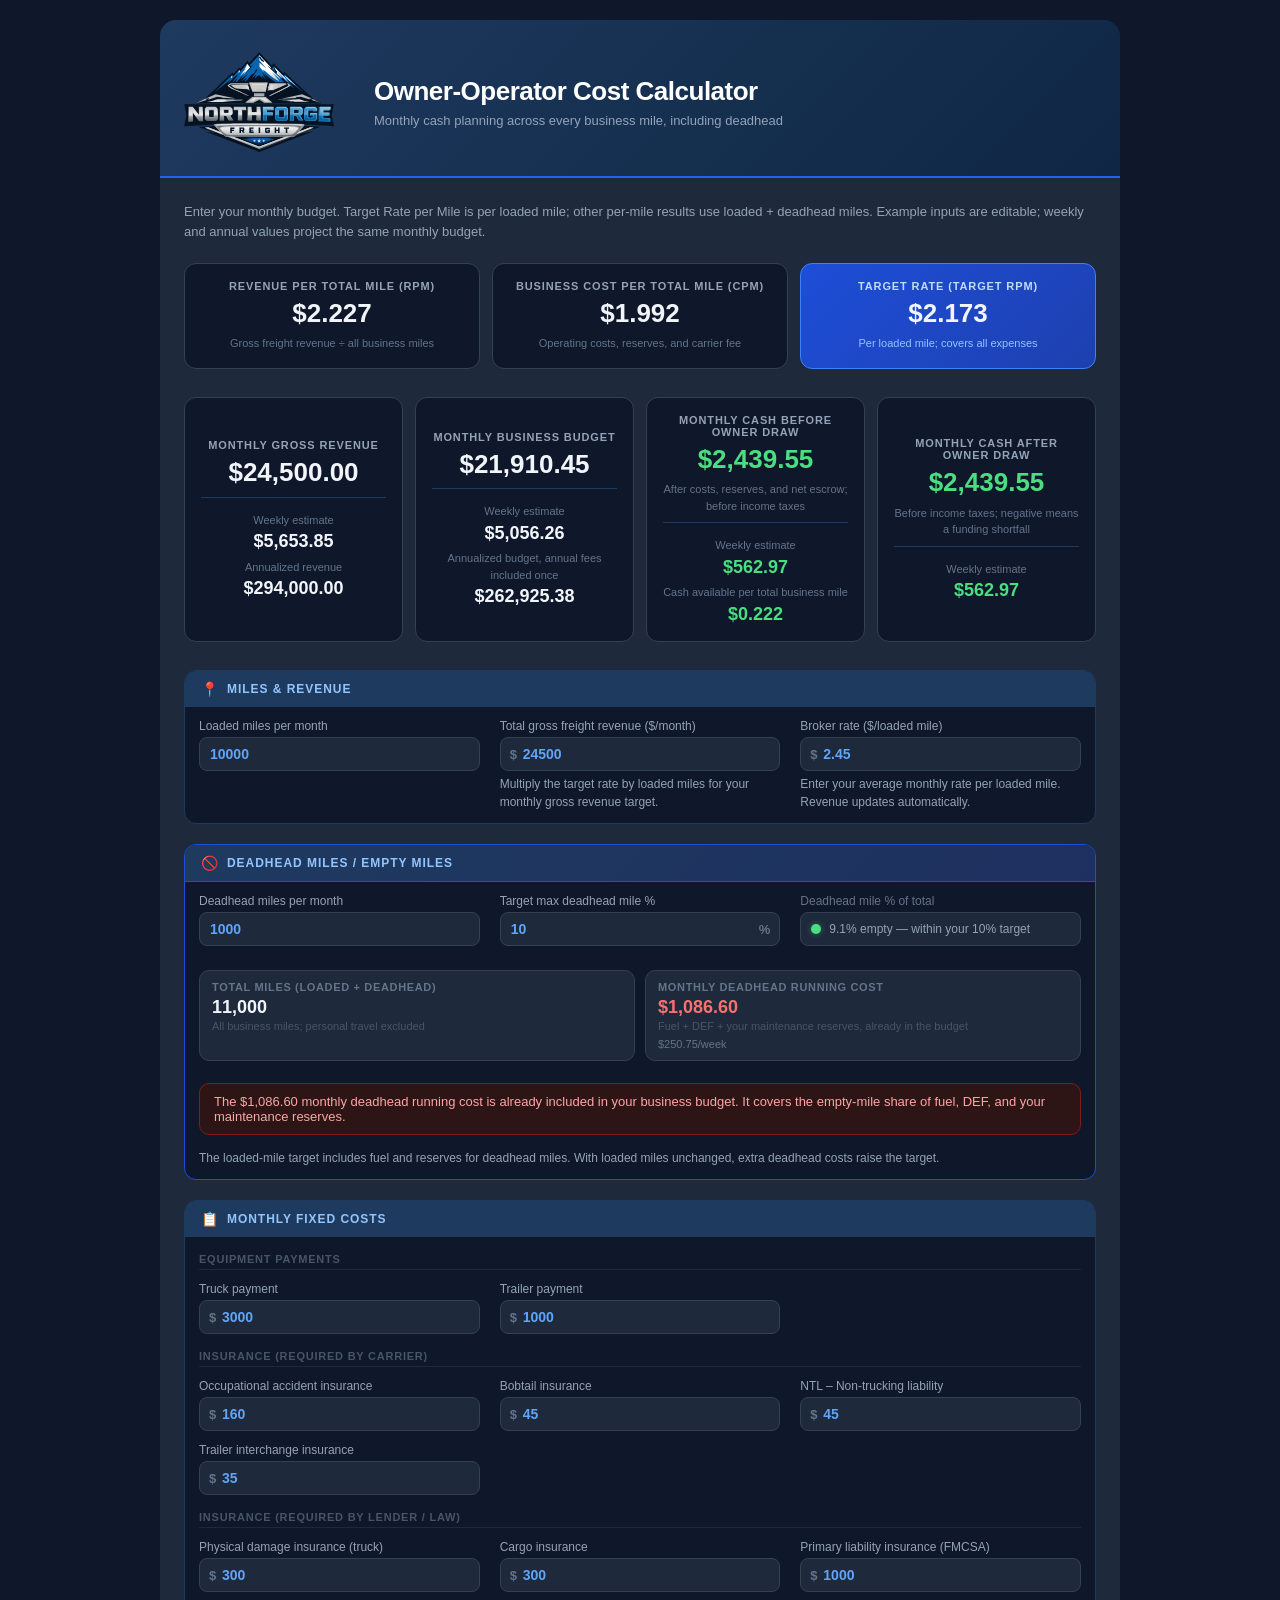
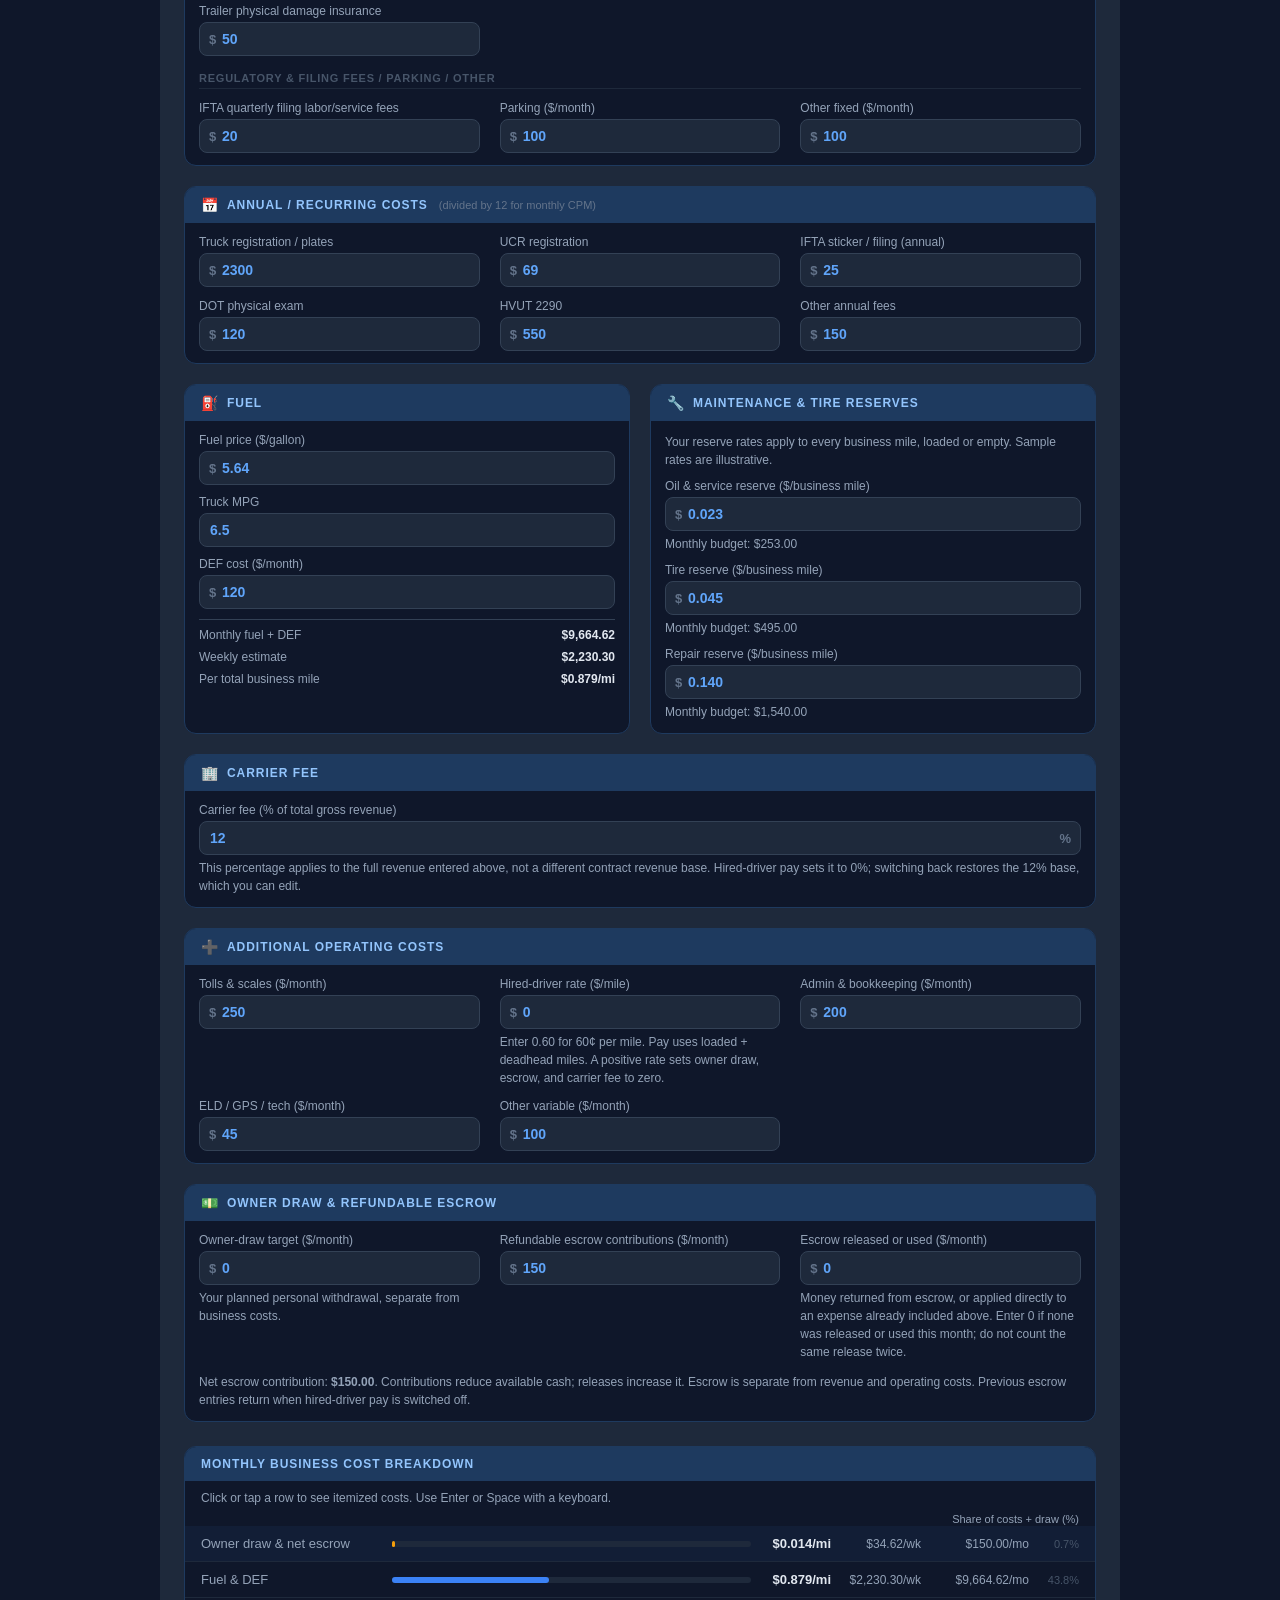
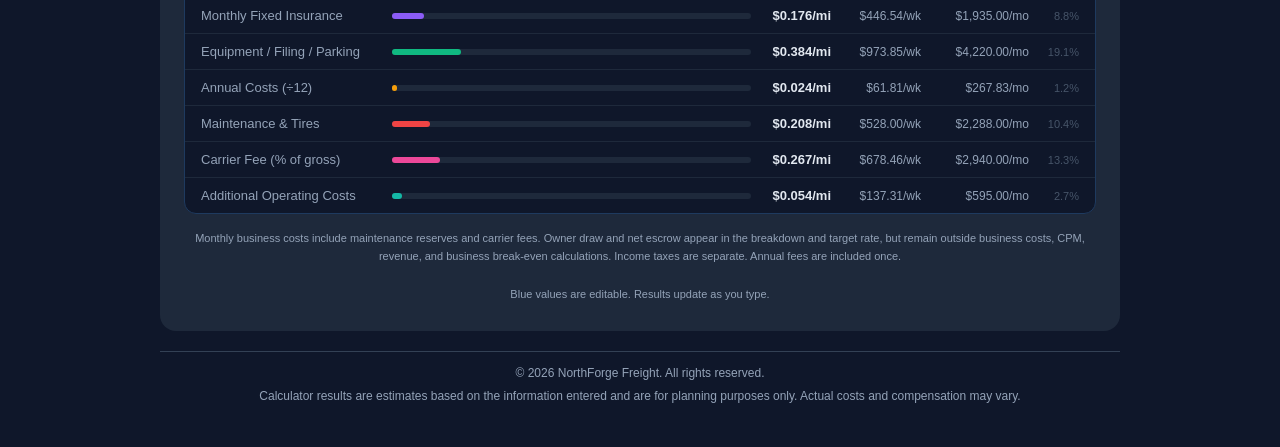
<file: index.html>
<!DOCTYPE html>
<html lang="en">
<head>
<meta charset="UTF-8">
<meta name="viewport" content="width=device-width, initial-scale=1.0">
<meta http-equiv="refresh" content="0;url=owner-operator.html">
<title>Redirecting to Owner-Operator Cost Calculator</title>
<script>window.location.replace("owner-operator.html");</script>
</head>
<body>
<p>Opening the <a href="owner-operator.html">Owner-Operator Cost Calculator</a>…</p>
</body>
</html>
</file>
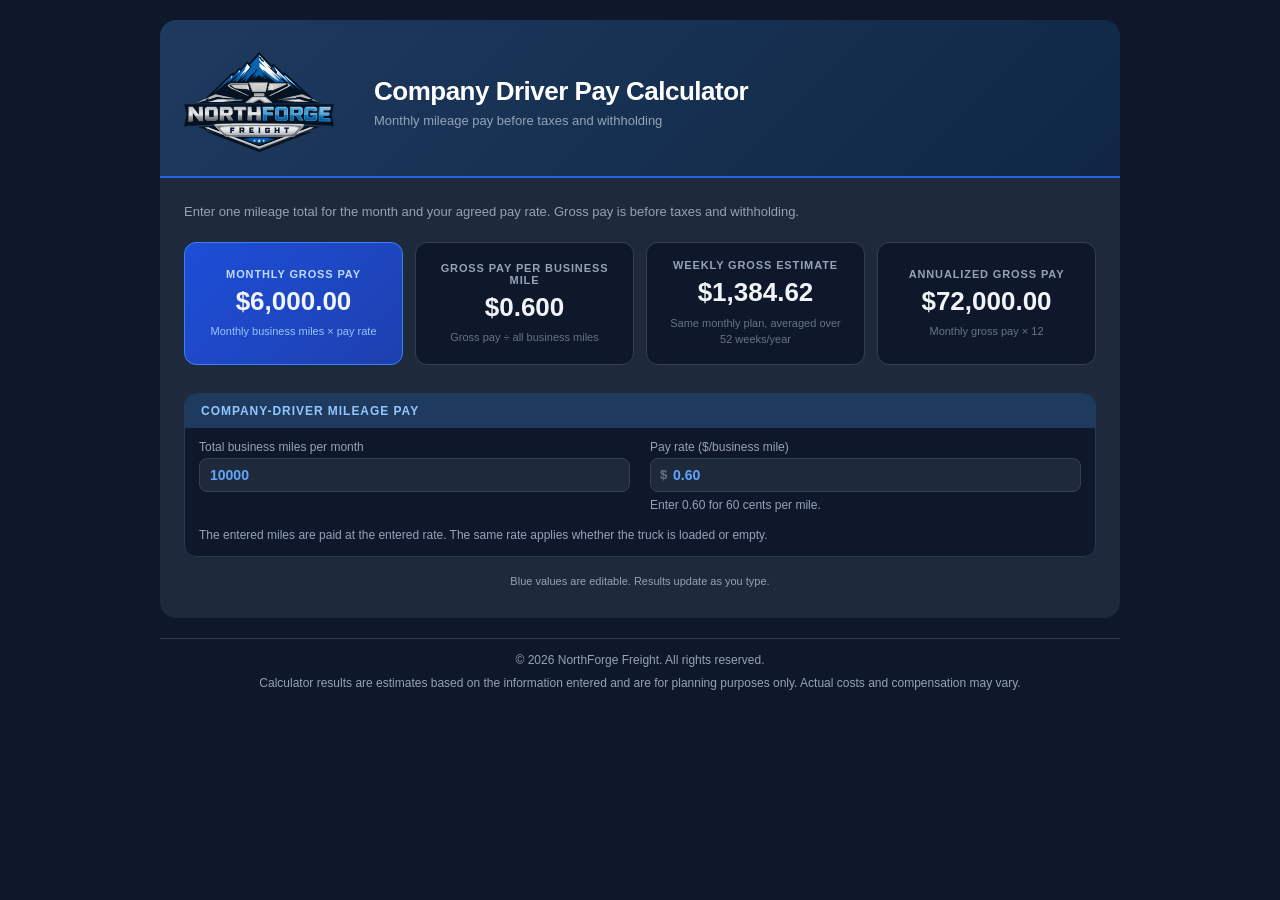
<file: company-driver.html>
<!DOCTYPE html>
<html lang="en">
<head>
<meta charset="UTF-8">
<meta name="viewport" content="width=device-width, initial-scale=1.0">
<link rel="icon" type="image/png" sizes="32x32" href="images/favicon-32x32.png">
<link rel="icon" type="image/png" sizes="16x16" href="images/favicon-16x16.png">
<link rel="apple-touch-icon" sizes="180x180" href="images/apple-touch-icon.png">
<link rel="icon" type="image/x-icon" href="images/favicon.ico">
<title>Company Driver Pay Calculator</title>
<link rel="stylesheet" href="style.css">
</head>
<body data-calculator="company">
<div class="app">
  <div class="header calculator-header">
    <div class="calculator-header-content">
      <img class="brand-logo" src="images/northforge-freight-logo.svg" alt="NorthForge Freight logo">
      <div class="calculator-header-copy">
        <h1>Company Driver Pay Calculator</h1>
        <p>Monthly mileage pay before taxes and withholding</p>
      </div>
    </div>
  </div>

  <div class="main">
    <div id="validation-errors" class="validation-errors" role="alert" hidden></div>



    <section id="company-panel" aria-label="Company Driver Calculator">
      <p class="section-note">Enter one mileage total for the month and your agreed pay rate. Gross pay is before taxes and withholding.</p>
      <div class="results-bar">
        <div class="result-card main-result"><div class="r-label">Monthly gross pay</div><div class="r-value" id="company-monthly-pay">—</div><div class="r-sub">Monthly business miles × pay rate</div></div>
        <div class="result-card"><div class="r-label">Gross pay per business mile</div><div class="r-value" id="company-pay-per-mile">—</div><div class="r-sub">Gross pay ÷ all business miles</div></div>
        <div class="result-card"><div class="r-label">Weekly gross estimate</div><div class="r-value" id="company-weekly-pay">—</div><div class="r-sub">Same monthly plan, averaged over 52 weeks/year</div></div>
        <div class="result-card"><div class="r-label">Annualized gross pay</div><div class="r-value" id="company-annual-pay">—</div><div class="r-sub">Monthly gross pay × 12</div></div>
      </div>
      <div class="section">
        <div class="section-head">Company-driver Mileage Pay</div>
        <div class="field-list field-list-grid-2">
          <div class="field">
            <label>Total business miles per month</label>
            <div class="input-wrap"><input type="number" id="company_miles" value="10000" min="0" required class="no-prefix"></div>
          </div>
          <div class="field">
            <label>Pay rate ($/business mile)</label>
            <div class="input-wrap"><span class="prefix">$</span><input type="number" id="company_rate" value="0.60" min="0" step="0.01" required></div>
            <p class="input-help">Enter 0.60 for 60 cents per mile.</p>
          </div>
          <p class="input-help field-full">The entered miles are paid at the entered rate. The same rate applies whether the truck is loaded or empty.</p>
        </div>
      </div>
    </section>

    <div class="footer-note">Blue values are editable. Results update as you type.</div>

  </div><!-- end main -->
  <footer class="site-footer">
    <p>© 2026 NorthForge Freight. All rights reserved.</p>
    <p>Calculator results are estimates based on the information entered and are for planning purposes only. Actual costs and compensation may vary.</p>
  </footer>
</div><!-- end app -->

<script defer src="js/constants.js"></script>
<script defer src="js/utils.js"></script>
<script defer src="js/inputs.js"></script>
<script defer src="js/calculations.js"></script>
<script defer src="js/renderResults.js"></script>
<script defer src="js/renderBreakdown.js"></script>
<script defer src="js/renderDeadMiles.js"></script>
<script defer src="js/main.js"></script>
</body>
</html>
</file>
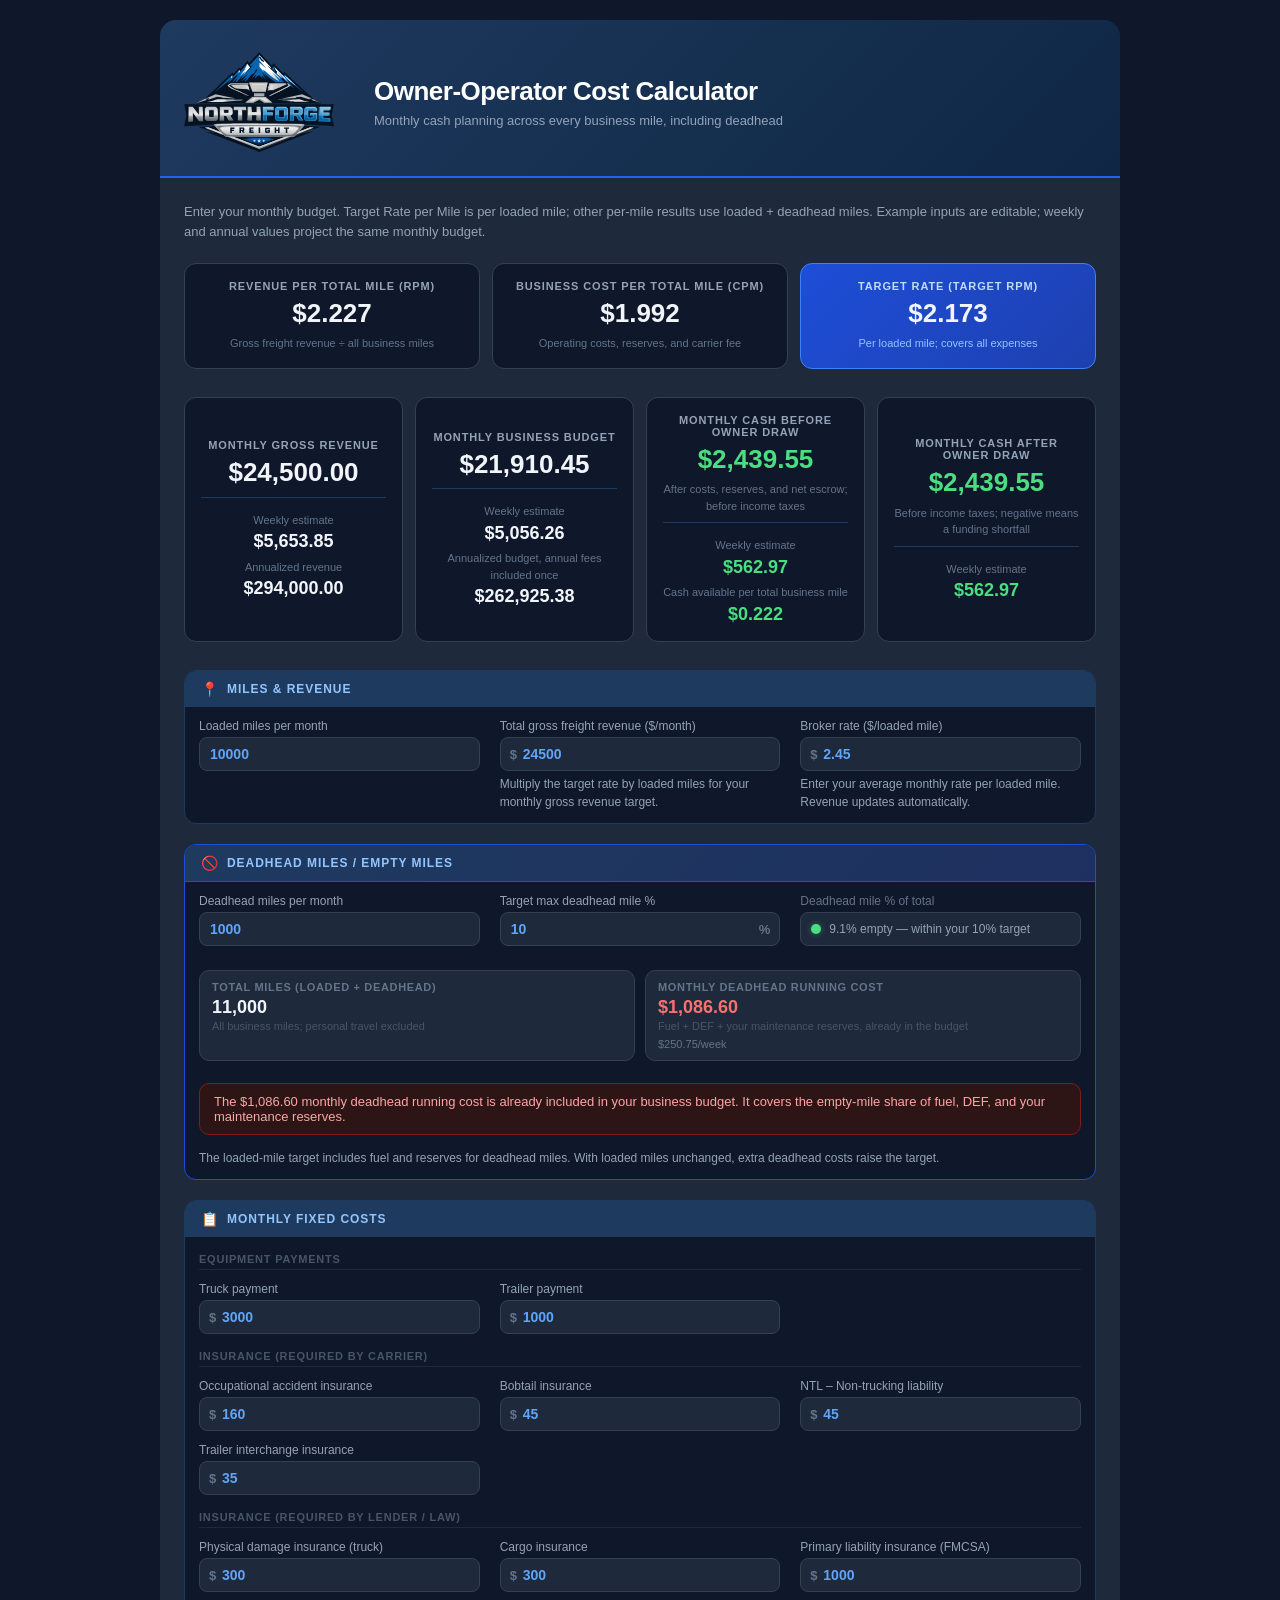
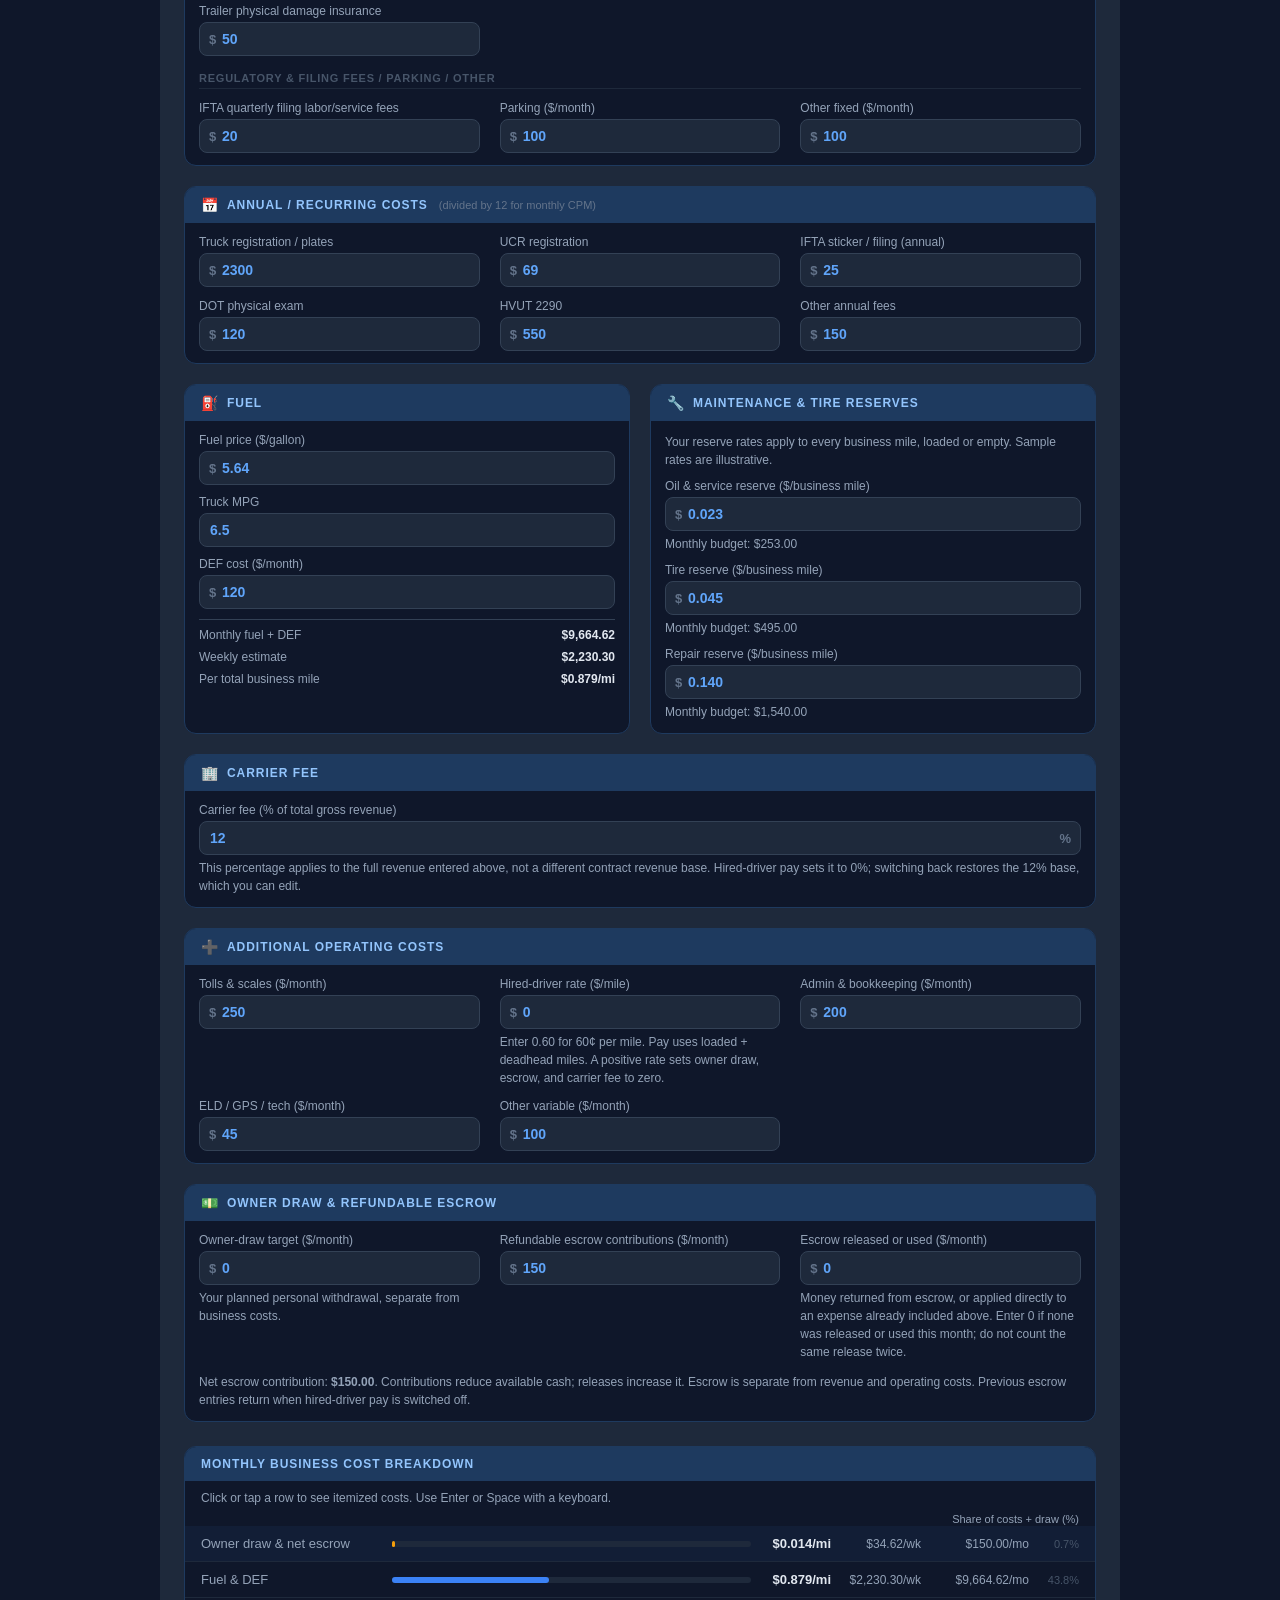
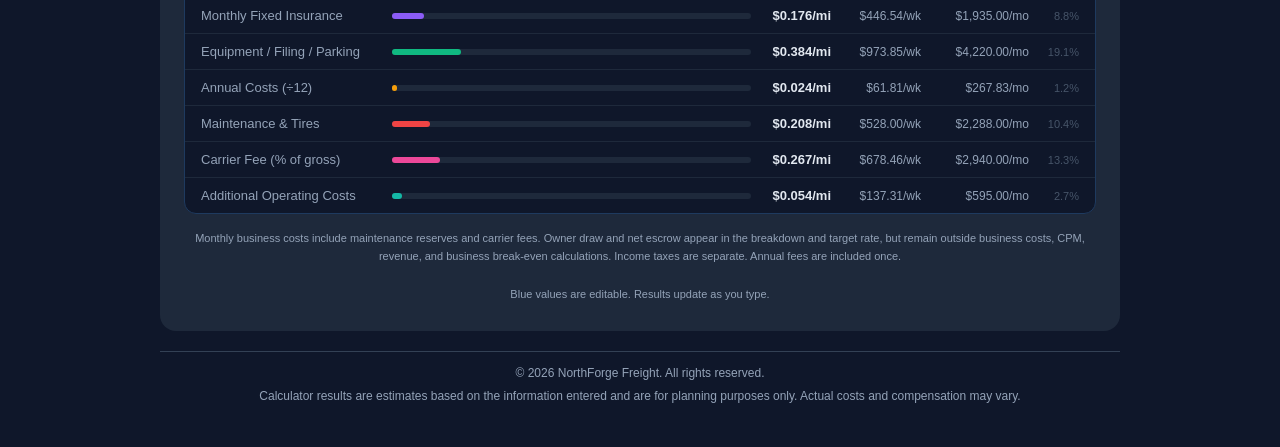
<file: owner-operator.html>
<!DOCTYPE html>
<html lang="en">
<head>
<meta charset="UTF-8">
<meta name="viewport" content="width=device-width, initial-scale=1.0">
<link rel="icon" type="image/png" sizes="32x32" href="images/favicon-32x32.png">
<link rel="icon" type="image/png" sizes="16x16" href="images/favicon-16x16.png">
<link rel="apple-touch-icon" sizes="180x180" href="images/apple-touch-icon.png">
<link rel="icon" type="image/x-icon" href="images/favicon.ico">
<title>Owner-Operator Cost Calculator</title>
<link rel="stylesheet" href="style.css">
</head>
<body data-calculator="owner">
<div class="app">
  <div class="header calculator-header">
    <div class="calculator-header-content">
      <img class="brand-logo" src="images/northforge-freight-logo.svg" alt="NorthForge Freight logo">
      <div class="calculator-header-copy">
        <h1>Owner-Operator Cost Calculator</h1>
        <p>Monthly cash planning across every business mile, including deadhead</p>
      </div>
    </div>
  </div>

  <div class="main">
    <div id="validation-errors" class="validation-errors" role="alert" hidden></div>

    <section id="owner-panel" aria-label="Owner-Operator Calculator">
    <p class="section-note">Enter your monthly budget. Target Rate per Mile is per loaded mile; other per-mile results use loaded + deadhead miles. Example inputs are editable; weekly and annual values project the same monthly budget.</p>
    <div class="results-bar owner-results-bar">
      <div class="result-card">
        <div class="r-label">Revenue per total mile (RPM)</div>
        <div class="r-value" id="r-revenue-per-mile">—</div>
        <div class="r-sub">Gross freight revenue ÷ all business miles</div>
      </div>
      <div class="result-card">
        <div class="r-label">Business cost per total mile (CPM)</div>
        <div class="r-value" id="r-cost-per-mile">—</div>
        <div class="r-sub">Operating costs, reserves, and carrier fee</div>
      </div>
      <div class="result-card main-result">
        <div class="r-label">Target Rate (Target RPM)</div>
        <div class="r-value" id="r-owner-target-rate">—</div>
        <div class="r-sub">Per loaded mile; covers all expenses</div>
      </div>
    </div>

    <div class="results-bar-2">
      <div class="result-card">
        <div class="r-label">Monthly gross revenue</div>
        <div class="r-value" id="r-monthly-revenue">—</div>
        <div class="result-divider">
          <div class="r-sub">Weekly estimate</div>
          <div class="r-value r-value-sm" id="r-weekly-revenue">—</div>
          <div class="r-sub">Annualized revenue</div>
          <div class="r-value r-value-sm" id="r-annual-revenue">—</div>
        </div>
      </div>
      <div class="result-card">
        <div class="r-label">Monthly business budget</div>
        <div class="r-value" id="r-total">—</div>
        <div class="result-divider">
          <div class="r-sub">Weekly estimate</div>
          <div class="r-value r-value-sm" id="r-weekly-cost">—</div>
          <div class="r-sub">Annualized budget, annual fees included once</div>
          <div class="r-value r-value-sm" id="r-annual">—</div>
        </div>
      </div>
      <div class="result-card">
        <div class="r-label">Monthly cash before owner draw</div>
        <div class="r-value" id="r-cash-before-draw">—</div>
        <div class="r-sub">After costs, reserves, and net escrow; before income taxes</div>
        <div class="result-divider">
          <div class="r-sub">Weekly estimate</div>
          <div class="r-value r-value-sm" id="r-weekly-cash-before">—</div>
          <div class="r-sub">Cash available per total business mile</div>
          <div class="r-value r-value-sm" id="r-cash-per-mile">—</div>
        </div>
      </div>
      <div class="result-card">
        <div class="r-label">Monthly cash after owner draw</div>
        <div class="r-value" id="r-cash-after-draw">—</div>
        <div class="r-sub">Before income taxes; negative means a funding shortfall</div>
        <div class="result-divider">
          <div class="r-sub">Weekly estimate</div>
          <div class="r-value r-value-sm" id="r-weekly-cash-after">—</div>
        </div>
      </div>
    </div>

    <!-- Inputs -->
    <div class="input-grid">

      <!-- Miles & Revenue -->
      <div class="section full-width">
        <div class="section-head"><span class="ico">📍</span> Miles & Revenue</div>
        <div class="field-list field-list-grid-3 miles-revenue-grid">
          <div class="field" title="Loaded miles only — do not include deadhead/empty miles here">
            <label>Loaded miles per month</label>
            <div class="input-wrap">
              <input type="number" id="miles" value="10000" min="0" required class="no-prefix">
            </div>
          </div>
          <div class="field" title="Full monthly freight payments before deductions. Include fuel surcharge, detention, and other earnings in this total once.">
            <label>Total gross freight revenue ($/month)</label>
            <div class="input-wrap">
              <span class="prefix">$</span>
              <input type="number" id="revenue" value="24500" min="0" step="0.01" required>
            </div>
            <p class="input-help">Multiply the target rate by loaded miles for your monthly gross revenue target.</p>
          </div>
          <div class="field">
            <label>Broker rate ($/loaded mile)</label>
            <div class="input-wrap">
              <span class="prefix">$</span>
              <input type="number" id="broker_rate" value="2.45" min="0" step="any" placeholder="Unavailable" aria-describedby="broker-rate-help">
            </div>
            <p class="input-help" id="broker-rate-help">Enter your average monthly rate per loaded mile. Revenue updates automatically.</p>
          </div>
        </div>
      </div>

      <!-- Deadhead Miles -->
      <div class="section full-width dead-miles-section">
        <div class="section-head"><span class="ico">🚫</span> Deadhead Miles / Empty Miles</div>
        <div class="field-list col3 field-list-grid-3">

          <div class="field" title="Empty miles driven with no load — bobtail or repositioning runs">
            <label>Deadhead miles per month</label>
            <div class="input-wrap">
              <input type="number" id="dead_miles" value="1000" min="0" class="no-prefix">
            </div>
          </div>

          <div class="field" title="Your target or maximum acceptable percentage of deadhead miles compared to total miles driven.">
            <label>Target max deadhead mile %</label>
            <div class="input-wrap">
              <input type="number" id="dead_target_pct" value="10" min="0" max="100" step="1" class="no-prefix input-with-suffix">
              <span class="suffix-label">%</span>
            </div>
          </div>

          <div class="field">
            <label class="label-muted">Deadhead mile % of total</label>
            <div class="target-indicator target-indicator-field" id="dead-target-indicator">
              <div class="target-dot" id="dead-target-dot"></div>
              <div class="target-text" id="dead-target-text">Enter deadhead miles to see status</div>
            </div>
          </div>

        </div>

        <!-- Computed stats row -->
        <div class="dead-stats dead-stats-two-col">
          <div class="dead-stat">
            <div class="ds-label">Total Miles (loaded + deadhead)</div>
            <div class="ds-value" id="ds-total-miles">—</div>
            <div class="ds-sub">All business miles; personal travel excluded</div>
          </div>
          <div class="dead-stat">
            <div class="ds-label">Monthly deadhead running cost</div>
            <div class="ds-value ds-value-danger" id="ds-dead-cost">—</div>
            <div class="ds-sub">Fuel + DEF + your maintenance reserves, already in the budget</div>
            <div class="dead-cost-monthly" id="ds-dead-cost-weekly">—</div>
          </div>
        </div>

        <div class="dead-callout" id="dead-callout"></div>
        <p class="input-help dead-target-note">The loaded-mile target includes fuel and reserves for deadhead miles. With loaded miles unchanged, extra deadhead costs raise the target.</p>

      </div>

      <!-- Monthly Fixed Costs -->
      <div class="section full-width">
        <div class="section-head"><span class="ico">📋</span> Monthly Fixed Costs</div>
        <div class="field-list col3 field-list-grid-3">
          <div class="field field-full"><div class="sub-section-label">Equipment Payments</div></div>
          <div class="field" title="Monthly truck loan or lease payment">
            <label>Truck payment</label>
            <div class="input-wrap"><span class="prefix">$</span><input type="number" id="truck_pay" value="3000" step="50"></div>
          </div>
          <div class="field" title="Monthly trailer loan or lease payment. Enter 0 if you drop-and-hook">
            <label>Trailer payment</label>
            <div class="input-wrap"><span class="prefix">$</span><input type="number" id="trailer_pay" value="1000" step="50"></div>
          </div>

          <div class="field field-full"><div class="sub-section-label">Insurance (Required by Carrier)</div></div>
          <div class="field" title="Enter your monthly occupational accident insurance premium.">
            <label>Occupational accident insurance</label>
            <div class="input-wrap"><span class="prefix">$</span><input type="number" id="occ_accident" value="160" step="10"></div>
          </div>
          <div class="field" title="Covers your truck when driving without a trailer">
            <label>Bobtail insurance</label>
            <div class="input-wrap"><span class="prefix">$</span><input type="number" id="bobtail" value="45" step="10"></div>
          </div>
          <div class="field" title="Non-trucking liability insurance covers your legal liability when operating your truck for non-business purposes.">
            <label>NTL – Non-trucking liability</label>
            <div class="input-wrap"><span class="prefix">$</span><input type="number" id="ntl" value="45" step="10"></div>
          </div>
          <div class="field" title="Required if you pull trailers you do not own">
            <label>Trailer interchange insurance</label>
            <div class="input-wrap"><span class="prefix">$</span><input type="number" id="trailer_interchange" value="35" step="10"></div>
          </div>

          <div class="field field-full"><div class="sub-section-label">Insurance (Required by Lender / Law)</div></div>
          <div class="field" title="Covers damage to your truck from collisions, fire, theft, and other perils. Required by lenders.">
            <label>Physical damage insurance (truck)</label>
            <div class="input-wrap"><span class="prefix">$</span><input type="number" id="phys_damage" value="300" step="10"></div>
          </div>
          <div class="field" title="Covers damage to your cargo while in transit. Required by lenders.">
            <label>Cargo insurance</label>
            <div class="input-wrap"><span class="prefix">$</span><input type="number" id="cargo_ins" value="300" step="10"></div>
          </div>
          <div class="field" title="Covers your legal liability for bodily injury and property damage to others. Required by FMCSA.">
            <label>Primary liability insurance (FMCSA)</label>
            <div class="input-wrap"><span class="prefix">$</span><input type="number" id="primary_liability" value="1000" step="10"></div>
          </div>
          <div class="field" title="Covers damage to your trailer. Required by lenders.">
            <label>Trailer physical damage insurance</label>
            <div class="input-wrap"><span class="prefix">$</span><input type="number" id="trailer_phys" value="50" step="10"></div>
          </div>

          <div class="field field-full"><div class="sub-section-label">Regulatory & Filing Fees / Parking / Other</div></div>
          <div class="field" title="Monthly cost for IFTA quarterly fuel tax filing if you use a service or accountant to file. If you file yourself and have minimal expenses, you can enter $0 here.">
            <label>IFTA quarterly filing labor/service fees</label>
            <div class="input-wrap"><span class="prefix">$</span><input type="number" id="ifta_fee" value="20" step="1"></div>
          </div>
          <div class="field" title="Monthly cost for parking your truck.">
            <label>Parking ($/month)</label>
            <div class="input-wrap"><span class="prefix">$</span><input type="number" id="parking" value="100" step="10"></div>
          </div>
          <div class="field" title="Other fixed monthly expenses not covered by the categories above.">
            <label>Other fixed ($/month)</label>
            <div class="input-wrap"><span class="prefix">$</span><input type="number" id="other_fixed" value="100" step="50"></div>
          </div>
        </div>
      </div>

      <!-- Annual / Recurring Costs -->
      <div class="section full-width">
        <div class="section-head"><span class="ico">📅</span> Annual / Recurring Costs <span class="section-head-note">&nbsp;(divided by 12 for monthly CPM)</span></div>
        <div class="field-list col3 field-list-grid-3">
          <div class="field" title="Annual cost for truck registration and license plates. Varies by state, weight class, and truck type.">
            <label>Truck registration / plates</label>
            <div class="input-wrap"><span class="prefix">$</span><input type="number" id="truck_reg" value="2300" step="50"></div>
          </div>
          <div class="field" title="Annual Unified Carrier Registration (UCR) fee. Required for interstate carriers.">
            <label>UCR registration</label>
            <div class="input-wrap"><span class="prefix">$</span><input type="number" id="ucr" value="69" step="1"></div>
          </div>
          <div class="field" title="Annual cost for IFTA sticker and filing.">
            <label>IFTA sticker / filing (annual)</label>
            <div class="input-wrap"><span class="prefix">$</span><input type="number" id="ifta_sticker" value="25" step="10"></div>
          </div>
          <div class="field" title="Annual cost for DOT physical exam.">
            <label>DOT physical exam</label>
            <div class="input-wrap"><span class="prefix">$</span><input type="number" id="dot_physical" value="120" step="10"></div>
          </div>
          <div class="field" title="Annual Heavy Vehicle Use Tax (HVUT) 2290. Required for vehicles over 55,000 lbs.">
            <label>HVUT 2290</label>
            <div class="input-wrap"><span class="prefix">$</span><input type="number" id="hvut" value="550" step="10"></div>
          </div>
          <div class="field" title="Other annual fees not covered by the categories above.">
            <label>Other annual fees</label>
            <div class="input-wrap"><span class="prefix">$</span><input type="number" id="other_annual" value="150" step="50"></div>
          </div>
        </div>
      </div>

      <!-- Fuel -->
      <div class="section">
        <div class="section-head"><span class="ico">⛽</span> Fuel</div>
        <div class="field-list">
          <div class="field" title="Current fuel price per gallon.">
            <label>Fuel price ($/gallon)</label>
            <div class="input-wrap"><span class="prefix">$</span><input type="number" id="fuel_price" value="5.64" step="0.01" required></div>
          </div>
          <div class="field" title="Truck fuel efficiency in miles per gallon.">
            <label>Truck MPG</label>
            <div class="input-wrap"><input type="number" id="mpg" value="6.5" min="0.1" step="0.1" required class="no-prefix"></div>
          </div>
          <div class="field" title="Monthly cost for Diesel Exhaust Fluid (DEF).">
            <label>DEF cost ($/month)</label>
            <div class="input-wrap"><span class="prefix">$</span><input type="number" id="def" value="120"></div>
          </div>
          <div class="inline-summary">
            <span>Monthly fuel + DEF <strong id="r-monthly-fuel">—</strong></span>
            <span>Weekly estimate <strong id="r-weekly-fuel">—</strong></span>
            <span>Per total business mile <strong id="r-fuel-cost-per-mile">—</strong></span>
          </div>
        </div>
      </div>

      <!-- Maintenance & Tires -->
      <div class="section">
        <div class="section-head"><span class="ico">🔧</span> Maintenance & Tire Reserves</div>
        <div class="field-list">
          <p class="input-help">Your reserve rates apply to every business mile, loaded or empty. Sample rates are illustrative.</p>
          <div class="field">
            <label>Oil & service reserve ($/business mile)</label>
            <div class="input-wrap"><span class="prefix">$</span><input type="number" id="oil_rate" value="0.023" step="0.001"></div>
            <div class="input-help">Monthly budget: <span id="reserve-oil-monthly">—</span></div>
          </div>
          <div class="field">
            <label>Tire reserve ($/business mile)</label>
            <div class="input-wrap"><span class="prefix">$</span><input type="number" id="tires_rate" value="0.045" step="0.001"></div>
            <div class="input-help">Monthly budget: <span id="reserve-tires-monthly">—</span></div>
          </div>
          <div class="field">
            <label>Repair reserve ($/business mile)</label>
            <div class="input-wrap"><span class="prefix">$</span><input type="number" id="repairs_rate" value="0.140" step="0.001"></div>
            <div class="input-help">Monthly budget: <span id="reserve-repairs-monthly">—</span></div>
          </div>
        </div>
      </div>

      <!-- Carrier / MC / Dispatch -->
      <div class="section full-width">
        <div class="section-head"><span class="ico">🏢</span> Carrier Fee</div>
        <div class="field-list">
          <div class="field" title="Percentage of gross revenue taken by the carrier as a fee for their services. Check your lease agreement for this number.">
            <label>Carrier fee (% of total gross revenue)</label>
            <div class="input-wrap">
              <input type="number" id="carrier_pct" value="12" min="0" max="99.999" step="0.5" class="no-prefix input-with-suffix">
              <span class="suffix-label">%</span>
            </div>
            <p class="input-help">This percentage applies to the full revenue entered above, not a different contract revenue base. Hired-driver pay sets it to 0%; switching back restores the 12% base, which you can edit.</p>
          </div>
        </div>
      </div>

      <!-- Cost Per Mile Additions -->
      <div class="section full-width">
        <div class="section-head"><span class="ico">➕</span> Additional Operating Costs</div>
        <div class="field-list col3 field-list-grid-3">
          <div class="field" title="Tolls, scales, and other per-mile costs that vary based on your routes.">
            <label>Tolls & scales ($/month)</label>
            <div class="input-wrap"><span class="prefix">$</span><input type="number" id="tolls" value="250" step="10"></div>
          </div>
          <div class="field" title="Rate paid to a hired driver for each loaded or deadhead business mile.">
            <label>Hired-driver rate ($/mile)</label>
            <div class="input-wrap"><span class="prefix">$</span><input type="number" id="driver_rate" value="0" step="0.01"></div>
            <p class="input-help">Enter 0.60 for 60¢ per mile. Pay uses loaded + deadhead miles. A positive rate sets owner draw, escrow, and carrier fee to zero.</p>
          </div>
          <div class="field" title="Monthly cost for administrative and bookkeeping services.">
            <label>Admin & bookkeeping ($/month)</label>
            <div class="input-wrap"><span class="prefix">$</span><input type="number" id="admin" value="200" step="50"></div>
          </div>
          <div class="field" title="Monthly cost for ELD, GPS, and other technology services.">
            <label>ELD / GPS / tech ($/month)</label>
            <div class="input-wrap"><span class="prefix">$</span><input type="number" id="eld" value="45" step="5"></div>
          </div>
          <div class="field" title="Other variable monthly costs not covered by the categories above.">
            <label>Other variable ($/month)</label>
            <div class="input-wrap"><span class="prefix">$</span><input type="number" id="other_variable" value="100" step="50"></div>
          </div>
        </div>
      </div>

      <div class="section full-width">
        <div class="section-head"><span class="ico">💵</span> Owner Draw & Refundable Escrow</div>
        <div class="field-list col3 field-list-grid-3">
          <div id="driver-draw-warning" class="field-full input-conflict-warning" role="alert" hidden></div>
          <div class="field">
            <label>Owner-draw target ($/month)</label>
            <div class="input-wrap"><span class="prefix">$</span><input type="number" id="owner_draw" value="0" step="100"></div>
            <p class="input-help">Your planned personal withdrawal, separate from business costs.</p>
          </div>
          <div class="field">
            <label>Refundable escrow contributions ($/month)</label>
            <div class="input-wrap"><span class="prefix">$</span><input type="number" id="escrow" value="150" step="10"></div>
          </div>
          <div class="field">
            <label>Escrow released or used ($/month)</label>
            <div class="input-wrap"><span class="prefix">$</span><input type="number" id="escrow_released" value="0" step="10"></div>
            <p class="input-help">Money returned from escrow, or applied directly to an expense already included above. Enter 0 if none was released or used this month; do not count the same release twice.</p>
          </div>
          <p class="input-help field-full">Net escrow contribution: <strong id="r-net-escrow">—</strong>. Contributions reduce available cash; releases increase it. Escrow is separate from revenue and operating costs. Previous escrow entries return when hired-driver pay is switched off.</p>
        </div>
      </div>

    </div><!-- end input-grid -->

    <!-- Breakdown -->
    <div class="breakdown">
      <div class="breakdown-head">Monthly Business Cost Breakdown</div>
      <div class="breakdown-hint">Click or tap a row to see itemized costs. Use Enter or Space with a keyboard.</div>
      <div id="breakdown-share-label" class="breakdown-column-label">Share of costs + draw (%)</div>
      <div id="breakdown-rows"></div>
    </div>

    <p class="footer-note">Monthly business costs include maintenance reserves and carrier fees. Owner draw and net escrow appear in the breakdown and target rate, but remain outside business costs, CPM, revenue, and business break-even calculations. Income taxes are separate. Annual fees are included once.</p>
    </section>



    <div class="footer-note">Blue values are editable. Results update as you type.</div>

  </div><!-- end main -->
  <footer class="site-footer">
    <p>© 2026 NorthForge Freight. All rights reserved.</p>
    <p>Calculator results are estimates based on the information entered and are for planning purposes only. Actual costs and compensation may vary.</p>
  </footer>
</div><!-- end app -->

<script defer src="js/constants.js"></script>
<script defer src="js/utils.js"></script>
<script defer src="js/inputs.js"></script>
<script defer src="js/calculations.js"></script>
<script defer src="js/renderResults.js"></script>
<script defer src="js/renderBreakdown.js"></script>
<script defer src="js/renderDeadMiles.js"></script>
<script defer src="js/main.js"></script>
</body>
</html>
</file>
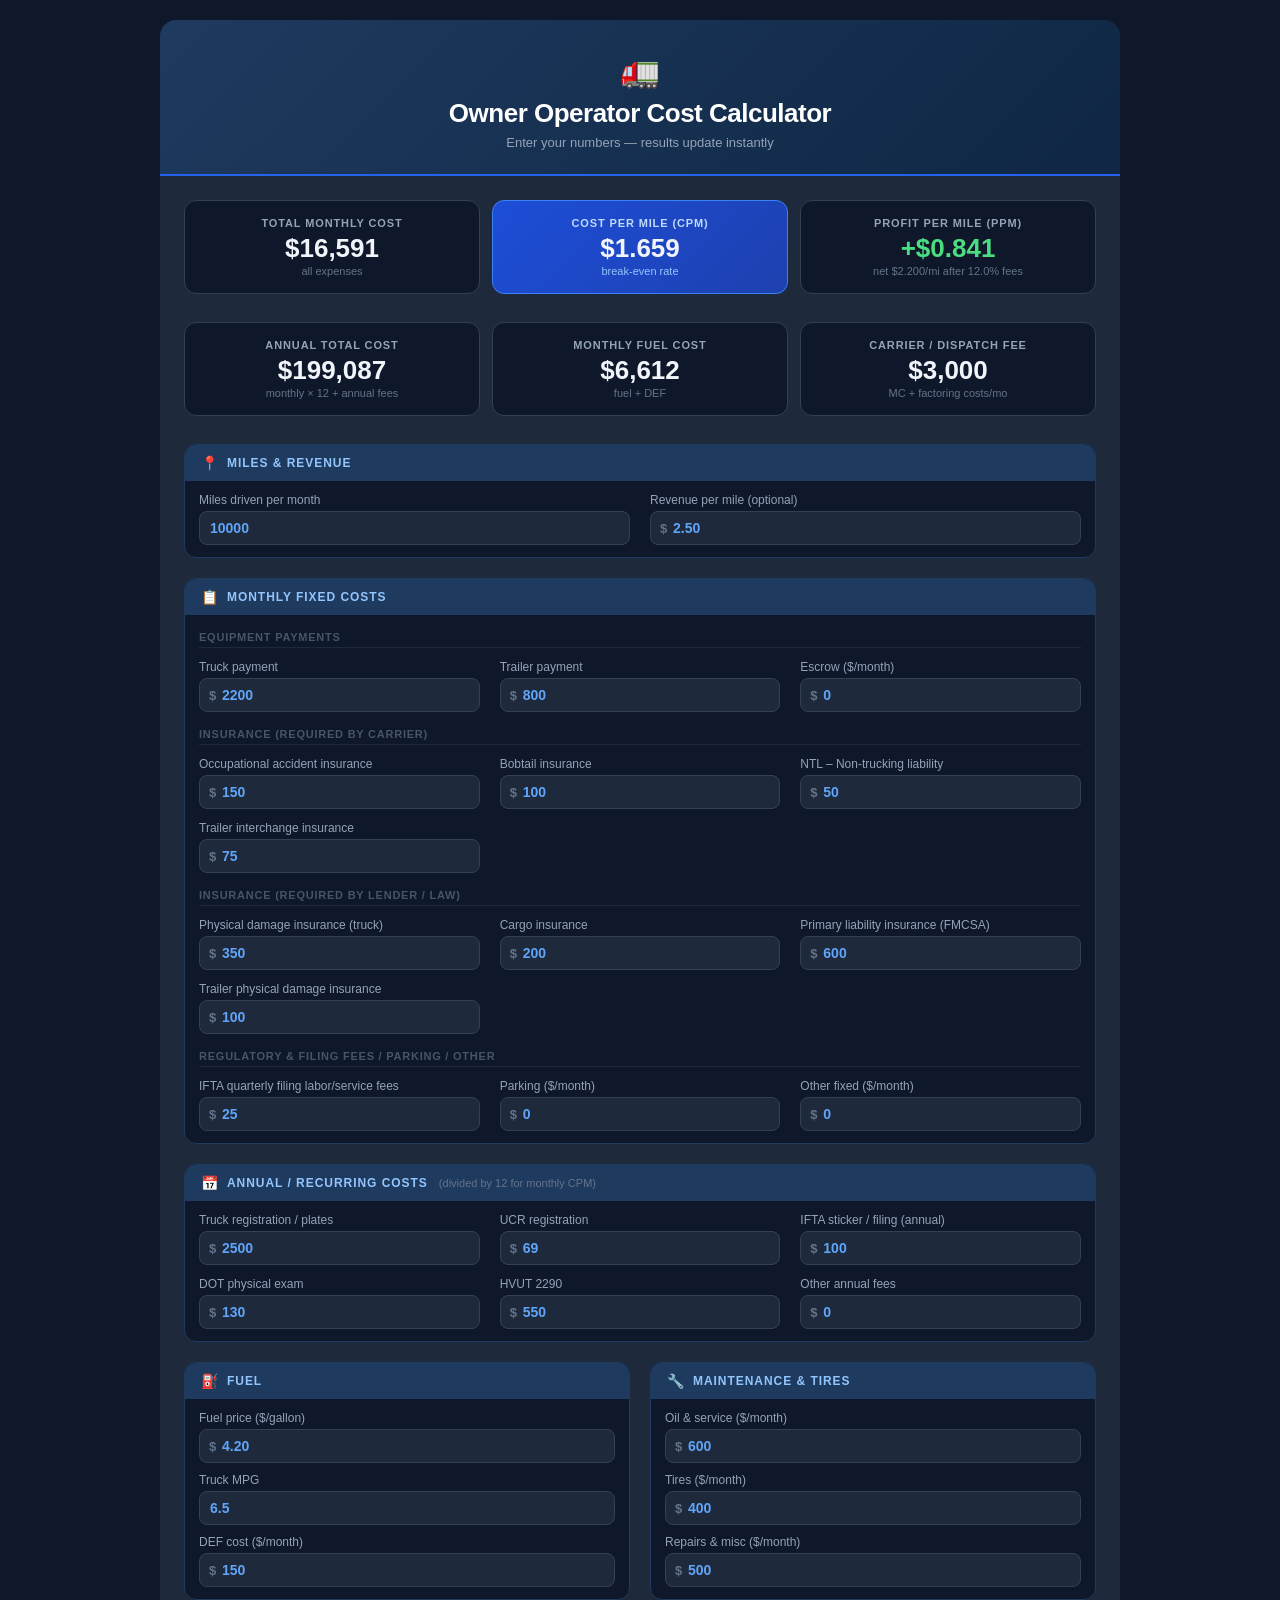
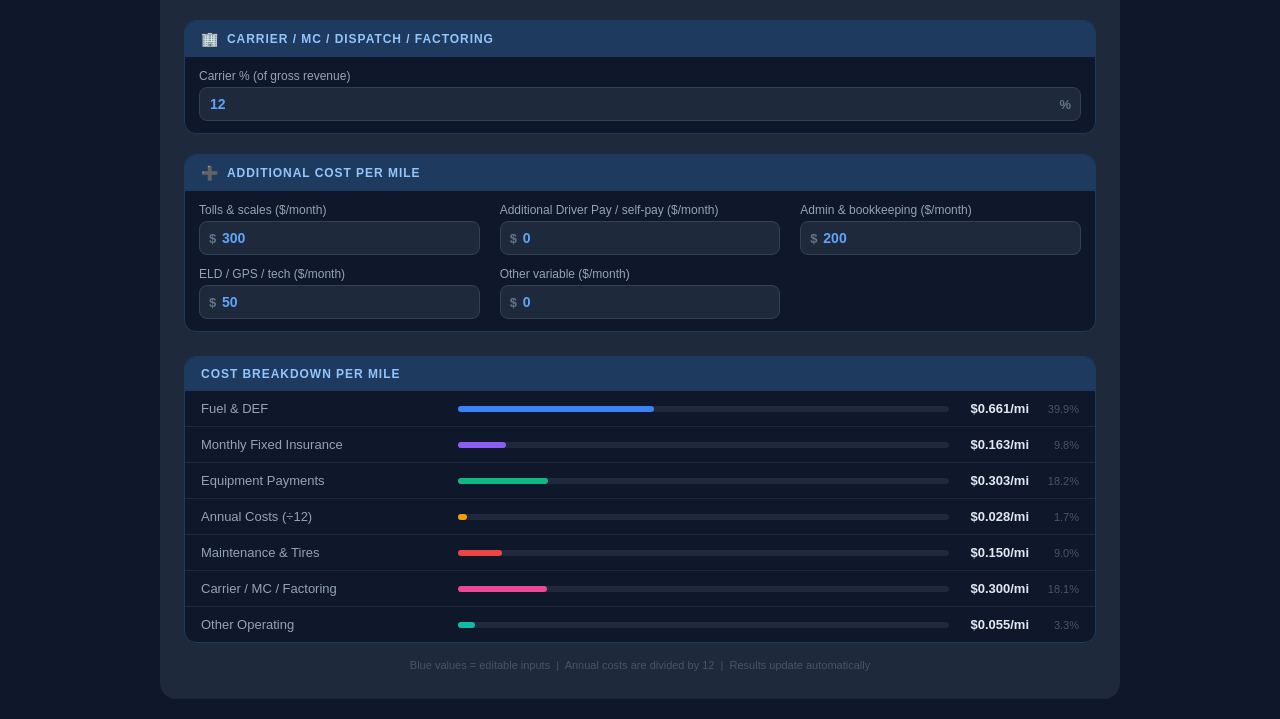
<file: owner_operator_calculator.html>
<!DOCTYPE html>
<html lang="en">
<head>
<meta charset="UTF-8">
<meta name="viewport" content="width=device-width, initial-scale=1.0">
<title>Owner Operator Cost Calculator</title>
<style>
  *, *::before, *::after { box-sizing: border-box; margin: 0; padding: 0; }

  body {
    font-family: 'Segoe UI', Arial, sans-serif;
    background: #0f172a;
    color: #e2e8f0;
    min-height: 100vh;
    padding: 20px;
  }

  .app { max-width: 960px; margin: 0 auto; }

  /* Header */
  .header {
    text-align: center;
    padding: 32px 24px 24px;
    background: linear-gradient(135deg, #1e3a5f 0%, #0f2744 100%);
    border-radius: 16px 16px 0 0;
    border-bottom: 2px solid #2563eb;
  }
  .header h1 { font-size: 26px; font-weight: 700; color: #fff; letter-spacing: -0.5px; margin-bottom: 6px; }
  .header p { font-size: 13px; color: #94a3b8; }
  .truck-icon { font-size: 32px; margin-bottom: 8px; display: block; }

  /* Main */
  .main { background: #1e293b; padding: 24px; border-radius: 0 0 16px 16px; }

  /* Results bar */
  .results-bar { display: grid; grid-template-columns: 1fr 1fr 1fr; gap: 12px; margin-bottom: 28px; }
  .result-card {
    background: #0f172a; border-radius: 12px; padding: 16px;
    text-align: center; border: 1px solid #334155;
  }
  .result-card.main-result {
    background: linear-gradient(135deg, #1d4ed8, #1e40af);
    border-color: #3b82f6;
  }
  .result-card .r-label { font-size: 11px; font-weight: 600; text-transform: uppercase; letter-spacing: 0.08em; color: #94a3b8; margin-bottom: 6px; }
  .result-card.main-result .r-label { color: #bfdbfe; }
  .result-card .r-value { font-size: 26px; font-weight: 700; color: #f1f5f9; line-height: 1; }
  .result-card .r-sub { font-size: 11px; color: #64748b; margin-top: 4px; }
  .result-card.main-result .r-sub { color: #93c5fd; }
  .profit-positive { color: #4ade80 !important; }
  .profit-negative { color: #f87171 !important; }

  /* Second results row */
  .results-bar-2 { display: grid; grid-template-columns: 1fr 1fr 1fr; gap: 12px; margin-bottom: 28px; }

  /* Input grid */
  .input-grid { display: grid; grid-template-columns: 1fr 1fr; gap: 20px; }

  @media (max-width: 640px) {
    .input-grid { grid-template-columns: 1fr; }
    .results-bar, .results-bar-2 { grid-template-columns: 1fr; }
    .col3 { grid-template-columns: 1fr 1fr !important; }
  }
  @media (max-width: 400px) {
    .col3 { grid-template-columns: 1fr !important; }
  }

  .section { background: #0f172a; border-radius: 12px; overflow: hidden; border: 1px solid #1e3a5f; }
  .section.full-width { grid-column: 1 / -1; }

  .section-head {
    background: #1e3a5f; padding: 10px 16px;
    font-size: 12px; font-weight: 700; text-transform: uppercase;
    letter-spacing: 0.08em; color: #93c5fd;
    display: flex; align-items: center; gap: 8px;
  }
  .section-head .ico { font-size: 14px; }

  .field-list { padding: 12px 14px; display: flex; flex-direction: column; gap: 10px; }
  .field { display: flex; flex-direction: column; gap: 4px; }
  .field label { font-size: 12px; color: #94a3b8; font-weight: 500; }

  .input-wrap { position: relative; display: flex; align-items: center; }
  .input-wrap .prefix {
    position: absolute; left: 10px; font-size: 13px;
    color: #64748b; pointer-events: none; font-weight: 600;
  }
  .input-wrap input {
    width: 100%; padding: 8px 10px 8px 22px;
    background: #1e293b; border: 1px solid #334155;
    border-radius: 8px; color: #60a5fa; font-size: 14px;
    font-weight: 700; font-family: inherit; outline: none;
    transition: border-color 0.15s, box-shadow 0.15s;
  }
  .input-wrap input.no-prefix { padding-left: 10px; }
  .input-wrap input:focus { border-color: #3b82f6; box-shadow: 0 0 0 3px rgba(59,130,246,0.2); }
  .input-wrap input:hover { border-color: #475569; }
  .suffix-label {
    position: absolute; right: 10px; font-size: 13px;
    color: #64748b; pointer-events: none; font-weight: 600;
  }

  /* Breakdown */
  .breakdown { margin-top: 24px; background: #0f172a; border-radius: 12px; border: 1px solid #1e3a5f; overflow: hidden; }
  .breakdown-head { background: #1e3a5f; padding: 10px 16px; font-size: 12px; font-weight: 700; text-transform: uppercase; letter-spacing: 0.08em; color: #93c5fd; }
  .breakdown-row { display: flex; align-items: center; padding: 10px 16px; border-bottom: 1px solid #1e293b; gap: 12px; }
  .breakdown-row:last-child { border-bottom: none; }
  .br-label { flex: 1; font-size: 13px; color: #94a3b8; }
  .br-bar-wrap { flex: 2; }
  .br-bar-bg { height: 6px; background: #1e293b; border-radius: 3px; }
  .br-bar { height: 6px; border-radius: 3px; transition: width 0.4s ease; }
  .br-cpm { font-size: 13px; font-weight: 700; color: #e2e8f0; min-width: 68px; text-align: right; }
  .br-pct { font-size: 11px; color: #475569; min-width: 38px; text-align: right; }

  .footer-note { text-align: center; font-size: 11px; color: #475569; margin-top: 16px; padding-bottom: 4px; }

  /* Section divider label */
  .sub-section-label {
    font-size: 11px; font-weight: 700; text-transform: uppercase;
    letter-spacing: 0.07em; color: #475569; margin-top: 4px;
    padding-bottom: 4px; border-bottom: 1px solid #1e293b;
  }
</style>
</head>
<body>
<div class="app">
  <div class="header">
    <span class="truck-icon">🚛</span>
    <h1>Owner Operator Cost Calculator</h1>
    <p>Enter your numbers — results update instantly</p>
  </div>

  <div class="main">

    <!-- Results Row 1 -->
    <div class="results-bar">
      <div class="result-card">
        <div class="r-label">Total Monthly Cost</div>
        <div class="r-value" id="r-total">—</div>
        <div class="r-sub">all expenses</div>
      </div>
      <div class="result-card main-result">
        <div class="r-label">Cost Per Mile (CPM)</div>
        <div class="r-value" id="r-cpm">—</div>
        <div class="r-sub">break-even rate</div>
      </div>
      <div class="result-card">
        <div class="r-label">Profit Per Mile (PPM)</div>
        <div class="r-value" id="r-ppm">—</div>
        <div class="r-sub" id="r-ppm-sub">enter revenue/mi</div>
      </div>
    </div>

    <!-- Results Row 2 -->
    <div class="results-bar-2">
      <div class="result-card">
        <div class="r-label">Annual Total Cost</div>
        <div class="r-value" id="r-annual">—</div>
        <div class="r-sub">monthly × 12 + annual fees</div>
      </div>
      <div class="result-card">
        <div class="r-label">Monthly Fuel Cost</div>
        <div class="r-value" id="r-fuel">—</div>
        <div class="r-sub">fuel + DEF</div>
      </div>
      <div class="result-card">
        <div class="r-label">Carrier / Dispatch Fee</div>
        <div class="r-value" id="r-carrier">—</div>
        <div class="r-sub">MC + factoring costs/mo</div>
      </div>
    </div>

    <!-- Inputs -->
    <div class="input-grid">

      <!-- Miles & Revenue -->
      <div class="section full-width">
        <div class="section-head"><span class="ico">📍</span> Miles & Revenue</div>
        <div class="field-list" style="display:grid;grid-template-columns:1fr 1fr;gap:12px 20px;">
          <div class="field">
            <label>Miles driven per month</label>
            <div class="input-wrap">
              <input type="number" id="miles" value="10000" min="1" class="no-prefix">
            </div>
          </div>
          <div class="field">
            <label>Revenue per mile (optional)</label>
            <div class="input-wrap">
              <span class="prefix">$</span>
              <input type="number" id="rpm" value="2.50" min="0" step="0.01">
            </div>
          </div>
        </div>
      </div>

      <!-- Monthly Fixed Costs -->
      <div class="section full-width">
        <div class="section-head"><span class="ico">📋</span> Monthly Fixed Costs</div>
        <div class="field-list col3" style="display:grid;grid-template-columns:1fr 1fr 1fr;gap:12px 20px;">
          <div class="field" style="grid-column:1/-1"><div class="sub-section-label">Equipment Payments</div></div>
          <div class="field">
            <label>Truck payment</label>
            <div class="input-wrap"><span class="prefix">$</span><input type="number" id="truck_pay" value="2200" step="50"></div>
          </div>
          <div class="field">
            <label>Trailer payment</label>
            <div class="input-wrap"><span class="prefix">$</span><input type="number" id="trailer_pay" value="800" step="50"></div>
          </div>
          <div class="field">
            <label>Escrow ($/month)</label>
            <div class="input-wrap"><span class="prefix">$</span><input type="number" id="escrow" value="0" step="10"></div>
          </div>

          <div class="field" style="grid-column:1/-1"><div class="sub-section-label">Insurance (Required by Carrier)</div></div>
          <div class="field">
            <label>Occupational accident insurance</label>
            <div class="input-wrap"><span class="prefix">$</span><input type="number" id="occ_accident" value="150" step="10"></div>
          </div>
          <div class="field">
            <label>Bobtail insurance</label>
            <div class="input-wrap"><span class="prefix">$</span><input type="number" id="bobtail" value="100" step="10"></div>
          </div>
          <div class="field">
            <label>NTL – Non-trucking liability</label>
            <div class="input-wrap"><span class="prefix">$</span><input type="number" id="ntl" value="50" step="10"></div>
          </div>
          <div class="field">
            <label>Trailer interchange insurance</label>
            <div class="input-wrap"><span class="prefix">$</span><input type="number" id="trailer_interchange" value="75" step="10"></div>
          </div>

          <div class="field" style="grid-column:1/-1"><div class="sub-section-label">Insurance (Required by Lender / Law)</div></div>
          <div class="field">
            <label>Physical damage insurance (truck)</label>
            <div class="input-wrap"><span class="prefix">$</span><input type="number" id="phys_damage" value="350" step="10"></div>
          </div>
          <div class="field">
            <label>Cargo insurance</label>
            <div class="input-wrap"><span class="prefix">$</span><input type="number" id="cargo_ins" value="200" step="10"></div>
          </div>
          <div class="field">
            <label>Primary liability insurance (FMCSA)</label>
            <div class="input-wrap"><span class="prefix">$</span><input type="number" id="primary_liability" value="600" step="10"></div>
          </div>
          <div class="field">
            <label>Trailer physical damage insurance</label>
            <div class="input-wrap"><span class="prefix">$</span><input type="number" id="trailer_phys" value="100" step="10"></div>
          </div>

          <div class="field" style="grid-column:1/-1"><div class="sub-section-label">Regulatory & Filing Fees / Parking / Other</div></div>
          <div class="field">
            <label>IFTA quarterly filing labor/service fees</label>
            <div class="input-wrap"><span class="prefix">$</span><input type="number" id="ifta_fee" value="25" step="1"></div>
          </div>
          <div class="field">
            <label>Parking ($/month)</label>
            <div class="input-wrap"><span class="prefix">$</span><input type="number" id="parking" value="0" step="10"></div>
          </div>
          <div class="field">
            <label>Other fixed ($/month)</label>
            <div class="input-wrap"><span class="prefix">$</span><input type="number" id="other_fixed" value="0" step="50"></div>
          </div>
        </div>
      </div>

      <!-- Annual / Recurring Costs -->
      <div class="section full-width">
        <div class="section-head"><span class="ico">📅</span> Annual / Recurring Costs <span style="font-size:11px;color:#64748b;font-weight:400;text-transform:none;letter-spacing:0;">&nbsp;(divided by 12 for monthly CPM)</span></div>
        <div class="field-list col3" style="display:grid;grid-template-columns:1fr 1fr 1fr;gap:12px 20px;">
          <div class="field">
            <label>Truck registration / plates</label>
            <div class="input-wrap"><span class="prefix">$</span><input type="number" id="truck_reg" value="2500" step="50"></div>
          </div>
          <div class="field">
            <label>UCR registration</label>
            <div class="input-wrap"><span class="prefix">$</span><input type="number" id="ucr" value="69" step="1"></div>
          </div>
          <div class="field">
            <label>IFTA sticker / filing (annual)</label>
            <div class="input-wrap"><span class="prefix">$</span><input type="number" id="ifta_sticker" value="100" step="10"></div>
          </div>
          <div class="field">
            <label>DOT physical exam</label>
            <div class="input-wrap"><span class="prefix">$</span><input type="number" id="dot_physical" value="130" step="10"></div>
          </div>
          <div class="field">
            <label>HVUT 2290</label>
            <div class="input-wrap"><span class="prefix">$</span><input type="number" id="hvut" value="550" step="10"></div>
          </div>
          <div class="field">
            <label>Other annual fees</label>
            <div class="input-wrap"><span class="prefix">$</span><input type="number" id="other_annual" value="0" step="50"></div>
          </div>
        </div>
      </div>

      <!-- Fuel -->
      <div class="section">
        <div class="section-head"><span class="ico">⛽</span> Fuel</div>
        <div class="field-list">
          <div class="field">
            <label>Fuel price ($/gallon)</label>
            <div class="input-wrap"><span class="prefix">$</span><input type="number" id="fuel_price" value="4.20" step="0.01"></div>
          </div>
          <div class="field">
            <label>Truck MPG</label>
            <div class="input-wrap"><input type="number" id="mpg" value="6.5" step="0.1" class="no-prefix"></div>
          </div>
          <div class="field">
            <label>DEF cost ($/month)</label>
            <div class="input-wrap"><span class="prefix">$</span><input type="number" id="def" value="150"></div>
          </div>
        </div>
      </div>

      <!-- Maintenance & Tires -->
      <div class="section">
        <div class="section-head"><span class="ico">🔧</span> Maintenance & Tires</div>
        <div class="field-list">
          <div class="field">
            <label>Oil & service ($/month)</label>
            <div class="input-wrap"><span class="prefix">$</span><input type="number" id="oil" value="600" step="50"></div>
          </div>
          <div class="field">
            <label>Tires ($/month)</label>
            <div class="input-wrap"><span class="prefix">$</span><input type="number" id="tires" value="400" step="50"></div>
          </div>
          <div class="field">
            <label>Repairs & misc ($/month)</label>
            <div class="input-wrap"><span class="prefix">$</span><input type="number" id="repairs" value="500" step="50"></div>
          </div>
        </div>
      </div>

      <!-- Carrier / MC / Dispatch -->
      <div class="section full-width">
        <div class="section-head"><span class="ico">🏢</span> Carrier / MC / Dispatch / Factoring</div>
        <div class="field-list">
          <div class="field">
            <label>Carrier % (of gross revenue)</label>
            <div class="input-wrap">
              <input type="number" id="carrier_pct" value="12" min="0" max="100" step="0.5" class="no-prefix" style="padding-right:28px;">
              <span class="suffix-label">%</span>
            </div>
          </div>
          <!-- <div class="field">
            <label>Dispatch fee % (of gross revenue)</label>
            <div class="input-wrap">
              <input type="number" id="dispatch_pct" value="0" min="0" max="100" step="0.5" class="no-prefix" style="padding-right:28px;">
              <span class="suffix-label">%</span>
            </div>
          </div>
          <div class="field">
            <label>MC authority flat fee ($/month)</label>
            <div class="input-wrap"><span class="prefix">$</span><input type="number" id="mc_flat" value="0" step="10"></div>
          </div> -->
        </div>
      </div>

      <!-- Factoring -->
      <!-- <div class="section">
        <div class="section-head"><span class="ico">💵</span> Factoring</div>
        <div class="field-list">
          <div class="field">
            <label>Factoring rate % (of gross revenue)</label>
            <div class="input-wrap">
              <input type="number" id="factoring_pct" value="0" min="0" max="10" step="0.1" class="no-prefix" style="padding-right:28px;">
              <span class="suffix-label">%</span>
            </div>
          </div>
          <div class="field">
            <label>Factoring flat fee ($/month)</label>
            <div class="input-wrap"><span class="prefix">$</span><input type="number" id="factoring_flat" value="0" step="10"></div>
          </div>
        </div>
      </div> -->

      <!-- Cost Per Mile Additions -->
      <div class="section full-width">
        <div class="section-head"><span class="ico">➕</span> Additional Cost Per Mile</div>
        <div class="field-list col3" style="display:grid;grid-template-columns:1fr 1fr 1fr;gap:12px 20px;">
          <div class="field">
            <label>Tolls & scales ($/month)</label>
            <div class="input-wrap"><span class="prefix">$</span><input type="number" id="tolls" value="300" step="10"></div>
          </div>
          <div class="field">
            <label>Additional Driver Pay / self-pay ($/month)</label>
            <div class="input-wrap"><span class="prefix">$</span><input type="number" id="driver" value="0" step="100"></div>
          </div>
          <div class="field">
            <label>Admin & bookkeeping ($/month)</label>
            <div class="input-wrap"><span class="prefix">$</span><input type="number" id="admin" value="200" step="50"></div>
          </div>
          <div class="field">
            <label>ELD / GPS / tech ($/month)</label>
            <div class="input-wrap"><span class="prefix">$</span><input type="number" id="eld" value="50" step="5"></div>
          </div>
          <div class="field">
            <label>Other variable ($/month)</label>
            <div class="input-wrap"><span class="prefix">$</span><input type="number" id="other_variable" value="0" step="50"></div>
          </div>
        </div>
      </div>

    </div><!-- end input-grid -->

    <!-- Breakdown -->
    <div class="breakdown">
      <div class="breakdown-head">Cost Breakdown per Mile</div>
      <div id="breakdown-rows"></div>
    </div>

    <div class="footer-note">Blue values = editable inputs &nbsp;|&nbsp; Annual costs are divided by 12 &nbsp;|&nbsp; Results update automatically</div>

  </div><!-- end main -->
</div><!-- end app -->

<script>
const BAR_COLORS = ['#3b82f6','#8b5cf6','#10b981','#f59e0b','#ef4444','#ec4899','#14b8a6'];
const CATS = ['Fuel & DEF','Monthly Fixed Insurance','Equipment Payments','Annual Costs (÷12)','Maintenance & Tires','Carrier / MC / Factoring','Other Operating'];

function n(id){ return parseFloat(document.getElementById(id).value) || 0; }
function fmt(v, digits=2){ return '$' + v.toLocaleString('en-US',{minimumFractionDigits:digits,maximumFractionDigits:digits}); }

function calc(){
  const miles = n('miles') || 1;
  const rpm   = n('rpm');
  const grossRevenue = rpm * miles;

  // Fuel
  const fuel = (miles / (n('mpg') || 1)) * n('fuel_price') + n('def');

  // Monthly insurance (carrier-required + lender/law)
  const monthly_ins =
    n('occ_accident') + n('bobtail') + n('ntl') + n('trailer_interchange') +
    n('phys_damage') + n('cargo_ins') + n('primary_liability') + n('trailer_phys');

  // Equipment payments + regulatory + other fixed
  const equip_fixed =
    n('truck_pay') + n('trailer_pay') + n('escrow') +
    n('ifta_fee') + n('parking') + n('other_fixed');

  // Annual costs ÷ 12
  const annual_monthly =
    (n('truck_reg') + n('ucr') + n('ifta_sticker') + n('dot_physical') + n('hvut') + n('other_annual')) / 12;

  // Maintenance
  const maint = n('oil') + n('tires') + n('repairs');

  // Carrier / MC / Dispatch / Factoring (% of gross + flat fees)
  // const carrier_cut   = grossRevenue * (n('carrier_pct') / 100);
  // const dispatch_cut  = grossRevenue * (n('dispatch_pct') / 100);
  // const factoring_cut = grossRevenue * (n('factoring_pct') / 100);
  const carrier_total = grossRevenue * (n('carrier_pct') / 100);

  // Other operating
  const other_ops = n('tolls') + n('driver') + n('admin') + n('eld') + n('other_variable');

  const total = fuel + monthly_ins + equip_fixed + annual_monthly + maint + carrier_total + other_ops;
  const cpm   = total / miles;
  const annualTotal = total * 12;

  // Update top results
  document.getElementById('r-total').textContent = fmt(total, 0);
  document.getElementById('r-cpm').textContent   = fmt(cpm, 3);
  document.getElementById('r-annual').textContent = fmt(annualTotal, 0);
  document.getElementById('r-fuel').textContent   = fmt(fuel, 0);
  document.getElementById('r-carrier').textContent = fmt(carrier_total, 0);

  // PPM
  const ppmEl  = document.getElementById('r-ppm');
  const ppmSub = document.getElementById('r-ppm-sub');
  const totalPctFees = n('carrier_pct'); // + n('dispatch_pct') + n('factoring_pct');
  const netRpm = rpm * (1 - totalPctFees / 100);

  if(rpm > 0){
    const ppm = rpm - cpm;
    ppmEl.textContent = (ppm >= 0 ? '+' : '') + fmt(ppm, 3);
    ppmEl.className = 'r-value ' + (ppm >= 0 ? 'profit-positive' : 'profit-negative');
    ppmSub.textContent = totalPctFees > 0
      ? `net ${fmt(netRpm,3)}/mi after ${totalPctFees.toFixed(1)}% fees`
      : (ppm >= 0 ? 'you are profitable' : 'running at a loss');
  } else {
    ppmEl.textContent = '—';
    ppmEl.className = 'r-value';
    ppmSub.textContent = 'enter revenue/mi';
  }

  // Breakdown
  const amts = [fuel, monthly_ins, equip_fixed, annual_monthly, maint, carrier_total, other_ops];
  const rows = document.getElementById('breakdown-rows');
  rows.innerHTML = amts.map((amt, i) => {
    const pct = total > 0 ? amt / total * 100 : 0;
    const cpm_c = amt / miles;
    return `<div class="breakdown-row">
      <div class="br-label">${CATS[i]}</div>
      <div class="br-bar-wrap">
        <div class="br-bar-bg">
          <div class="br-bar" style="width:${pct.toFixed(1)}%;background:${BAR_COLORS[i]}"></div>
        </div>
      </div>
      <div class="br-cpm">${fmt(cpm_c, 3)}/mi</div>
      <div class="br-pct">${pct.toFixed(1)}%</div>
    </div>`;
  }).join('');
}

document.querySelectorAll('input').forEach(el => el.addEventListener('input', calc));
calc();
</script>
</body>
</html>
</file>
<file: style.css>
*, *::before, *::after { box-sizing: border-box; margin: 0; padding: 0; }

  :root {
    --text-gray: #94a3b8;
    --background-blue: #0f172a;
    --label-muted: #64748b;
    --profit-negative: #f87171;
    --main-background: #1e293b;
  }

  body {
    font-family: 'Segoe UI', Arial, sans-serif;
    background: var(--background-blue);
    color: #e2e8f0;
    min-height: 100vh;
    padding: 20px;
  }

  .app { max-width: 960px; margin: 0 auto; }

  /* Header */
  .header {
    text-align: center;
    padding: 32px 24px 24px;
    background: linear-gradient(135deg, #1e3a5f 0%, #0f2744 100%);
    border-radius: 16px 16px 0 0;
    border-bottom: 2px solid #2563eb;
  }
  .header h1 { font-size: 26px; font-weight: 700; color: #fff; letter-spacing: -0.5px; margin-bottom: 6px; }
  .header p { font-size: 13px; color: var(--text-gray); }
  .brand-logo { display: block; width: 150px; max-width: 45vw; height: auto; margin: 0 auto 8px; }

  /* Keep the calculator logo and title together, with the logo on the left. */
  .calculator-header-content {
    display: flex;
    align-items: center;
    justify-content: flex-start;
    gap: clamp(16px, 4vw, 40px);
    max-width: 100%;
  }
  .calculator-header-copy { min-width: 0; text-align: left; }
  .calculator-header .brand-logo { flex: 0 0 auto; width: 150px; max-width: 28vw; margin: 0; }

  /* Main */
  .main { background: var(--main-background); padding: 24px; border-radius: 0 0 16px 16px; }

  /* Results bar */   /* Second results row */
  .results-bar, .results-bar-2 { display: grid; grid-template-columns: 1fr 1fr 1fr 1fr; gap: 12px; margin-bottom: 28px; align-items: stretch; }
  .result-card {
    background: var(--background-blue); border-radius: 12px; padding: 16px;
    text-align: center; border: 1px solid #334155;
    display: flex; flex-direction: column; justify-content: center; align-items: center;
  }
  .result-card.main-result {
    background: linear-gradient(135deg, #1d4ed8, #1e40af);
    border-color: #3b82f6;
  }
  .result-card .r-label { font-size: 11px; font-weight: 600; text-transform: uppercase; letter-spacing: 0.08em; color: var(--text-gray); margin-bottom: 6px; }
  .result-card.main-result .r-label { color: #bfdbfe; }
  .result-card .r-value { font-size: 26px; font-weight: 700; color: #f1f5f9; line-height: 1; }
  .result-card .r-sub { font-size: 11px; color: var(--label-muted); }
  .result-card.main-result .r-sub { color: #93c5fd; }
  .result-divider {
    margin-top: 8px; padding-top: 8px;
    border-top: 1px solid #1e3a5f; width: 100%;
  }
  .result-card .r-value-sm { font-size: 18px; }
  .dead-target-note { padding: 0 14px 12px; }
  .result-hidden { display: none; }
  .profit-positive { color: #4ade80 !important; }
  .profit-negative { color: var(--profit-negative) !important; }

  /* Input grid */
  .input-grid { display: grid; grid-template-columns: 1fr 1fr; gap: 20px; }

  @media (max-width: 640px) {
    .input-grid { grid-template-columns: 1fr; }
    .results-bar, .results-bar-2 { grid-template-columns: 1fr; }
    .col3 { grid-template-columns: 1fr 1fr !important; }
    .br-weekly, .br-monthly { display: none; }
  }
  @media (max-width: 500px) {
    .field-list[style*="grid-template-columns"],
    .col3,
    .dead-stats {
      grid-template-columns: 1fr !important;
    }
  }
  @media (max-width: 400px) {
    .col3 { grid-template-columns: 1fr !important; }
  }

  .section { background: var(--background-blue); border-radius: 12px; overflow: hidden; border: 1px solid #1e3a5f; }
  .section.full-width { grid-column: 1 / -1; }

  .section-head {
    background: #1e3a5f; padding: 10px 16px;
    font-size: 12px; font-weight: 700; text-transform: uppercase;
    letter-spacing: 0.08em; color: #93c5fd;
    display: flex; align-items: center; gap: 8px;
  }
  .section-head .ico { font-size: 14px; }

  .field-list { padding: 12px 14px; display: flex; flex-direction: column; gap: 10px; }
  .field-list-grid-2 { display: grid; grid-template-columns: 1fr 1fr; gap: 12px 20px; }
  .field-list-grid-3 { display: grid; grid-template-columns: 1fr 1fr 1fr; gap: 12px 20px; }
  @media (max-width: 640px) { .miles-revenue-grid { grid-template-columns: 1fr; } }
  .field { display: flex; flex-direction: column; gap: 4px; }
  .field-full { grid-column: 1 / -1; }
  .field label { font-size: 12px; color: var(--text-gray); font-weight: 500; }
  .label-muted { color: var(--label-muted) !important; }

  .info-icon {
    display: inline-flex;
    align-items: center;
    justify-content: center;
    width: 16px;
    height: 16px;
    border-radius: 50%;
    color: var(--text-gray);
    font-size: 14px;
    cursor: pointer;
    margin-left: 1px;
    opacity: 0.75;
    transition: opacity 0.2s;
  }

  .info-icon:hover {
    opacity: 1;
  }

  .input-wrap { position: relative; display: flex; align-items: center; }
  .input-wrap .prefix {
    position: absolute; left: 10px; font-size: 13px;
    color: var(--label-muted); pointer-events: none; font-weight: 600;
  }
  .input-wrap input {
    width: 100%; padding: 8px 10px 8px 22px;
    background: var(--main-background); border: 1px solid #334155;
    border-radius: 8px; color: #60a5fa; font-size: 14px;
    font-weight: 700; font-family: inherit; outline: none;
    transition: border-color 0.15s, box-shadow 0.15s;
  }
  .input-wrap input.no-prefix { padding-left: 10px; }
  .input-wrap input.input-with-suffix { padding-right: 28px; }
  .input-wrap input:focus { border-color: #3b82f6; box-shadow: 0 0 0 3px rgba(59,130,246,0.2); }
  .input-wrap input:hover { border-color: #475569; }
  .suffix-label {
    position: absolute; right: 10px; font-size: 13px;
    color: var(--label-muted); pointer-events: none; font-weight: 600;
  }

  /* Breakdown */
  .breakdown { margin-top: 24px; background: var(--background-blue); border-radius: 12px; border: 1px solid #1e3a5f; overflow: hidden; }
  .breakdown-head { background: #1e3a5f; padding: 10px 16px; font-size: 12px; font-weight: 700; text-transform: uppercase; letter-spacing: 0.08em; color: #93c5fd; }
  .breakdown-column-label { padding: 8px 16px 0; color: var(--text-gray); font-size: 11px; line-height: 1.2; text-align: right; }
  .breakdown-hint { padding: 10px 16px 0; color: var(--text-gray); font-size: 12px; }
  .breakdown-item { border-bottom: 1px solid var(--main-background); }
  .breakdown-item:last-child { border-bottom: none; }
  .breakdown-row { display: flex; align-items: center; width: 100%; padding: 10px 16px; border: 0; gap: 12px; background: transparent; color: inherit; font: inherit; text-align: left; cursor: pointer; }
  .breakdown-row:focus-visible { outline: 2px solid #93c5fd; outline-offset: -2px; }
  .breakdown-row:hover .br-label, .breakdown-row:focus-visible .br-label { color: #fff; }
  .breakdown-primary-row { background: rgba(30, 58, 95, 0.22); }
  .breakdown-popover { position: fixed; inset: auto; top: 12px; left: 12px; margin: 0; padding: 0; width: min(800px, calc(100vw - 24px)); max-height: calc(100dvh - 24px); overflow: hidden; border: 1px solid #3b6290; border-radius: 12px; background: #101f35; color: #e2e8f0; box-shadow: 0 16px 48px #0008; font-size: 12px; line-height: 1.5; }
  .breakdown-popover:popover-open { display: flex; flex-direction: column; }
  .breakdown-popover-head { display: flex; align-items: center; justify-content: space-between; gap: 16px; padding: 12px 16px; background: #1e3a5f; }
  .breakdown-popover-head h2 { margin: 0; font-size: 15px; color: #bfdbfe; }
  .breakdown-popover-close { flex-shrink: 0; width: 36px; height: 36px; border: 1px solid #52749c; border-radius: 6px; background: transparent; color: #e2e8f0; font-size: 24px; cursor: pointer; }
  .breakdown-popover-close:hover { background: #294e7b; }
  .breakdown-popover-close:focus-visible, .breakdown-table-scroll:focus-visible { outline: 2px solid #93c5fd; outline-offset: -2px; }
  .breakdown-table-scroll { overflow: auto; min-height: 0; overscroll-behavior: contain; }
  .breakdown-details-table { width: 100%; min-width: 640px; border-collapse: collapse; font-variant-numeric: tabular-nums; }
  .breakdown-details-table th, .breakdown-details-table td { padding: 9px 12px; border-bottom: 1px solid #263c58; text-align: right; }
  .breakdown-details-table th:first-child { min-width: 220px; max-width: 320px; text-align: left; }
  .breakdown-details-table tbody th { font-weight: 400; }
  .breakdown-details-table td { white-space: nowrap; }
  .breakdown-details-table thead th { position: sticky; top: 0; background: #162b45; color: #93c5fd; white-space: nowrap; }
  .breakdown-details-table small { display: block; color: var(--text-gray); font-size: 11px; }
  .breakdown-details-table tfoot th, .breakdown-details-table tfoot td { position: sticky; bottom: 0; background: #1e3a5f; color: #fff; font-weight: 700; border-top: 2px solid #3b6290; }
  .breakdown-popover-note { margin: 0; padding: 10px 16px; color: var(--text-gray); font-size: 11px; }
  .br-label { flex: 1; font-size: 13px; color: var(--text-gray); }
  .br-bar-wrap { flex: 2; }
  .br-bar-bg { display: block; height: 6px; background: var(--main-background); border-radius: 3px; }
  .br-bar { display: block; height: 6px; border-radius: 3px; transition: width 0.4s ease; }
  .br-cpm { font-size: 13px; font-weight: 700; color: #e2e8f0; min-width: 68px; text-align: right; }
  .br-weekly, .br-monthly { font-size: 12px; color: var(--text-gray); text-align: right; white-space: nowrap; }
  .br-weekly { min-width: 78px; }
  .br-monthly { min-width: 96px; }
  .br-pct { font-size: 11px; color: #475569; min-width: 38px; text-align: right; }

  .footer-note { text-align: center; font-size: 11px; color: #475569; margin-top: 16px; padding-bottom: 4px; }
  .site-footer { margin: 20px auto 0; padding: 12px 16px 20px; border-top: 1px solid #334155; color: var(--text-gray); font-size: 12px; line-height: 1.6; text-align: center; }
  .site-footer p + p { margin-top: 4px; }

  /* Section divider label */
  .sub-section-label {
    font-size: 11px; font-weight: 700; text-transform: uppercase;
    letter-spacing: 0.07em; color: #475569; margin-top: 4px;
    padding-bottom: 4px; border-bottom: 1px solid var(--main-background);
  }
  .section-head-note {
    font-size: 11px; color: var(--label-muted); font-weight: 400;
    text-transform: none; letter-spacing: 0;
  }

  /* Dead Miles section */
  .section.dead-miles-section { border-color: #1d4ed8; }
  .section.dead-miles-section .section-head { background: linear-gradient(135deg, #1e3a5f 0%, #1e3060 100%); border-bottom: 1px solid #1d4ed8; }

  .dead-stats { display: grid; grid-template-columns: 1fr 1fr 1fr; gap: 10px; padding: 12px 14px; }
  .dead-stats-two-col { grid-template-columns: 1fr 1fr; }
  @media (max-width: 640px) { .dead-stats { grid-template-columns: 1fr 1fr; } }
  .dead-stat {
    background: var(--main-background); border-radius: 10px; padding: 10px 12px;
    border: 1px solid #334155;
  }
  .dead-stat .ds-label { font-size: 11px; color: var(--label-muted); font-weight: 600; text-transform: uppercase; letter-spacing: 0.06em; margin-bottom: 4px; }
  .dead-stat .ds-value { font-size: 18px; font-weight: 700; color: #f1f5f9; }
  .dead-stat .ds-value.ds-value-danger { color: var(--profit-negative)}
  .dead-stat .ds-sub { font-size: 11px; color: #475569; margin-top: 2px; }
  .dead-cost-monthly { margin-top: 6px; font-size: 11px; color: var(--label-muted); }

  .dead-callout {
    margin: 10px 14px 14px;
    background: #2d1515; border: 1px solid #7f1d1d;
    border-radius: 10px; padding: 10px 14px;
    font-size: 13px; color: #fca5a5;
    display: none;
  }
  .dead-callout.visible { display: block; }

  /* Target indicator */
  .target-indicator {
    display: flex; align-items: center; gap: 8px;
    background: var(--main-background); border-radius: 8px;
    padding: 6px 10px; margin-top: 6px;
  }
  .target-indicator-field {
    width: 100%; min-height: 34px;
    border: 1px solid #334155;
    padding: 8px 10px; margin-top: 0;
  }
  .target-dot {
    width: 10px; height: 10px; border-radius: 50%; flex-shrink: 0;
    background: #334155; transition: background 0.3s;
  }
  .target-dot.green { background: #4ade80; box-shadow: 0 0 6px #4ade8066; }
  .target-dot.red   { background: var(--profit-negative); box-shadow: 0 0 6px #f8717166; }
  .target-text { font-size: 12px; color: var(--text-gray); }
  [hidden] { display: none !important; }
  .section-note { margin-bottom: 20px; color: var(--text-gray); font-size: 13px; line-height: 1.6; }
  .input-help { color: var(--text-gray); font-size: 12px; line-height: 1.5; }
  .field { min-width: 0; }
  .results-bar, .results-bar-2 { grid-template-columns: repeat(4, minmax(0, 1fr)); }
  .owner-results-bar { grid-template-columns: repeat(3, minmax(0, 1fr)); }
  .result-card .r-value { overflow-wrap: anywhere; line-height: 1.2; }
  .result-card .r-sub { line-height: 1.5; margin-top: 6px; }
  .result-divider .r-value-sm { margin-top: 3px; }
  .inline-summary { display: grid; gap: 8px; padding-top: 8px; border-top: 1px solid #334155; }
  .inline-summary span { display: flex; justify-content: space-between; gap: 12px; color: var(--text-gray); font-size: 12px; }
  .inline-summary strong { color: #e2e8f0; white-space: nowrap; }
  .validation-errors { margin-bottom: 20px; padding: 12px 16px; border: 1px solid #f87171; border-radius: 8px; background: #451a1a; color: #fecaca; font-size: 13px; line-height: 1.6; }
  .input-conflict-warning { padding: 10px 12px; border: 1px solid #f87171; border-radius: 8px; background: #451a1a; color: #fecaca; font-size: 12px; line-height: 1.5; }
  .field-error { color: #fca5a5; font-size: 12px; line-height: 1.4; }
  .input-wrap input[aria-invalid="true"] { border-color: #f87171; }
  .footer-note { line-height: 1.6; color: var(--text-gray); }
  @media (max-width: 760px) {
    .results-bar, .results-bar-2 { grid-template-columns: repeat(2, minmax(0, 1fr)); }
  }
  @media (max-width: 640px) {
    .owner-results-bar { grid-template-columns: 1fr; }
  }
  @media (max-width: 500px) {
    body { padding: 10px; }
    .main { padding: 14px; }
    .header { padding: 24px 16px; }
    .header h1 { font-size: 23px; }
    .calculator-header-content { gap: 14px; }
    .calculator-header .brand-logo { width: 100px; max-width: 30vw; }
    .calculator-header h1 { font-size: 19px; }
    .calculator-header p { font-size: 12px; }
    .field-list-grid-2 { grid-template-columns: 1fr; }
    .br-bar-wrap { display: none; }
    .breakdown-row { gap: 8px; padding: 10px; }
    .br-label { font-size: 12px; }
    .br-pct { min-width: 32px; }
    .result-card { padding: 12px 8px; }
    .result-card .r-value { font-size: 22px; }
    .result-card .r-value-sm { font-size: 17px; }
  }
  .target-text strong { color: #e2e8f0; }
</file>
